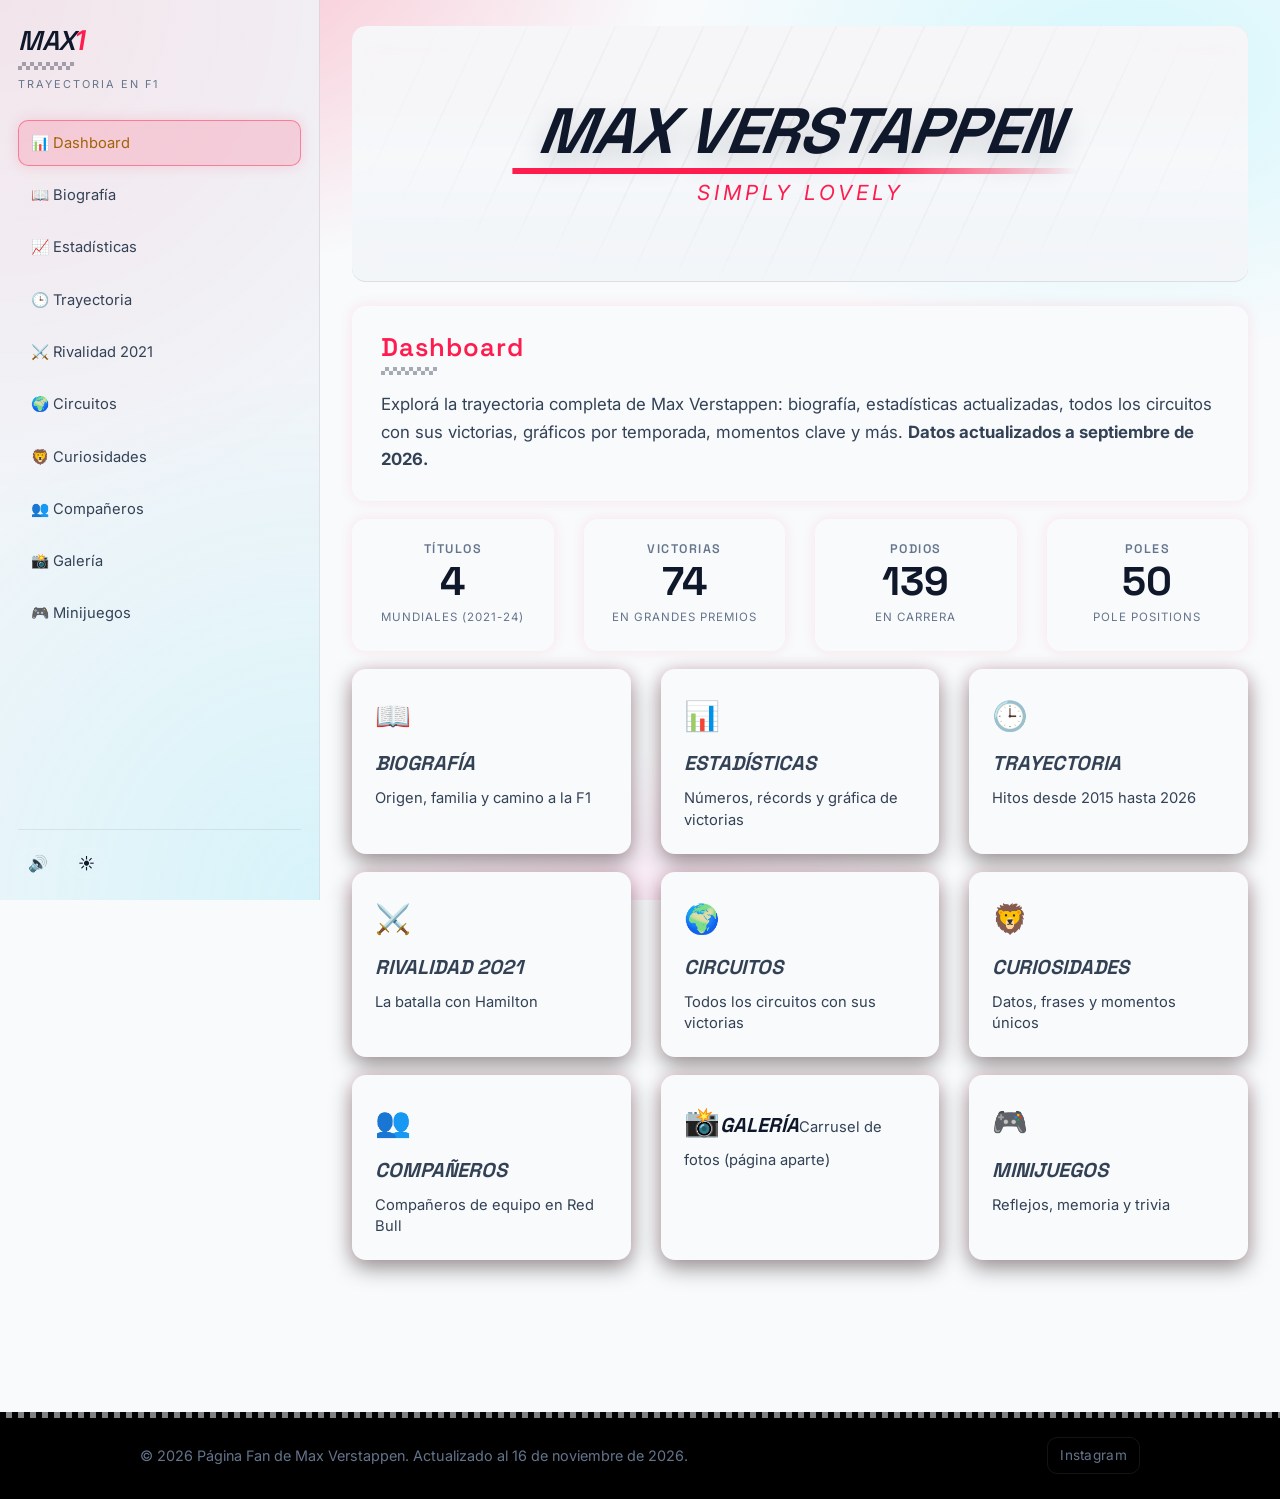
<file: index.html>
﻿<!doctype html>
<html lang="es" data-theme="dark">
  <head>
    <meta charset="UTF-8" />
    <meta name="viewport" content="width=device-width, initial-scale=1.0" />
    <title>Max Verstappen - Trayectoria en F1</title>
    <link rel="icon" href="favicon.ico" sizes="any" />
    <link rel="icon" type="image/png" sizes="32x32" href="favicon-32.png" />
    <link rel="icon" type="image/png" sizes="192x192" href="favicon-192.png" />
    <link rel="apple-touch-icon" sizes="180x180" href="apple-touch-icon.png" />
    <link rel="preconnect" href="https://fonts.googleapis.com" />
    <link rel="preconnect" href="https://fonts.gstatic.com" crossorigin />
    <link href="https://fonts.googleapis.com/css2?family=Space+Grotesk:wght@500;700;800&family=Inter:wght@400;500;600&display=swap" rel="stylesheet" />
    <link rel="stylesheet" href="https://maxcdn.bootstrapcdn.com/bootstrap/3.4.1/css/bootstrap.min.css" />
    <link rel="stylesheet" href="style.css" />
    <script>
      (function () {
        var saved = localStorage.getItem("theme");
        var prefersLight = window.matchMedia("(prefers-color-scheme: light)").matches;
        var theme = saved || (prefersLight ? "light" : "dark");
        document.documentElement.setAttribute("data-theme", theme);
      })();
    </script>
  </head>
  <body>
    <nav class="navbar site-mobile-nav" id="navbar">
      <a href="#inicio" class="navbar-brand">MAX<span>1</span></a>
      <button id="nav-toggle" class="nav-toggle" aria-label="Abrir menú" aria-expanded="false" aria-controls="nav-links">
        <span></span><span></span><span></span>
      </button>
      <ul class="nav-links" id="nav-links">
        <li><a href="#inicio">Dashboard</a></li>
        <li><a href="#biografia">Biografía</a></li>
        <li><a href="#estadisticas">Estadísticas</a></li>
        <li><a href="#trayectoria">Trayectoria</a></li>
        <li><a href="#rivalidad-2021">2021</a></li>
        <li><a href="#circuitos">Circuitos</a></li>
        <li><a href="#curiosidades">Curiosidades</a></li>
        <li><a href="#companeros">Compañeros</a></li>
        <li><a href="galeria.html">Galería</a></li>
        <li><a href="#juegos">🎮 Juegos</a></li>
        <li class="nav-actions">
          <button class="theme-btn sound-btn js-sound-toggle" aria-label="Reproducir sonido" aria-pressed="false">🔊</button>
          <button class="theme-btn js-theme-toggle" aria-label="Cambiar tema">🌙</button>
        </li>
      </ul>
    </nav>

    <audio id="lovely-audio" preload="none">
      <source src="max_imagenesyvideos/sonido_motor.mp3" type="audio/mpeg" />
    </audio>

    <div id="easter-egg-toast" class="easter-egg-toast" aria-live="polite">Simply Lovely 💙</div>

    <div id="image-modal" class="modal" role="dialog" aria-modal="true" aria-label="Imagen ampliada" tabindex="-1">
      <span class="close-modal" onclick="closeModal()">&times;</span>
      <button class="modal-nav prev" id="modal-prev" aria-label="Anterior">&#8249;</button>
      <button class="modal-nav next" id="modal-next" aria-label="Siguiente">&#8250;</button>
      <div class="modal-wrapper">
        <img class="modal-content" id="modal-img" alt="Imagen ampliada" />
        <div id="modal-caption" class="modal-caption"></div>
      </div>
    </div>

    <div id="titles-modal" class="modal" role="dialog" aria-modal="true" aria-label="Títulos Mundiales" tabindex="-1">
      <span class="close-modal" onclick="closeTitlesModal()">&times;</span>
      <div class="modal-wrapper">
        <div class="titles-modal-content">
          <h3>🏆 4 Títulos Mundiales</h3>
          <ul class="titles-list">
            <li><span class="titles-year">2021</span><span class="titles-track">Abu Dabi (Yas Marina)</span></li>
            <li><span class="titles-year">2022</span><span class="titles-track">Japón (Suzuka)</span></li>
            <li><span class="titles-year">2023</span><span class="titles-track">Catar (Lusail Sprint)</span></li>
            <li><span class="titles-year">2024</span><span class="titles-track">Las Vegas</span></li>
          </ul>
        </div>
      </div>
    </div>

    <div id="circuit-map-modal" class="modal" role="dialog" aria-modal="true" aria-label="Mapa del circuito" tabindex="-1">
      <span class="close-modal" onclick="closeCircuitModal()">&times;</span>
      <div class="modal-wrapper">
        <div class="map-caption">
          <h3 id="circuit-map-title"></h3>
          <p id="circuit-map-subtitle"></p>
          <a id="circuit-map-external" href="#" target="_blank" rel="noopener noreferrer" class="map-external-link">Ver en Google Maps ↗</a>
        </div>
        <div class="map-frame-wrapper">
          <iframe id="circuit-map-iframe" title="Mapa del circuito seleccionado" loading="lazy"></iframe>
        </div>
      </div>
    </div>

    <button id="back-to-top" class="back-to-top-btn" aria-label="Volver arriba">↑</button>

    <div class="container-fluid site-shell">
      <div class="row content">
        <aside class="col-sm-3 sidenav hidden-xs">
          <h2 class="sidenav-brand">MAX<span>1</span></h2>
          <p class="sidenav-subtitle">Trayectoria en F1</p>
          <ul class="nav nav-pills nav-stacked sidenav-links">
            <li><a href="#inicio">📊 Dashboard</a></li>
            <li><a href="#biografia">📖 Biografía</a></li>
            <li><a href="#estadisticas">📈 Estadísticas</a></li>
            <li><a href="#trayectoria">🕒 Trayectoria</a></li>
            <li><a href="#rivalidad-2021">⚔️ Rivalidad 2021</a></li>
            <li><a href="#circuitos">🌍 Circuitos</a></li>
            <li><a href="#curiosidades">🦁 Curiosidades</a></li>
            <li><a href="#companeros">👥 Compañeros</a></li>
            <li><a href="galeria.html">📸 Galería</a></li>
            <li><a href="#juegos">🎮 Minijuegos</a></li>
          </ul>
          <div class="sidenav-actions">
            <button class="theme-btn sound-btn js-sound-toggle" aria-label="Reproducir sonido" aria-pressed="false">🔊</button>
            <button class="theme-btn js-theme-toggle" aria-label="Cambiar tema">🌙</button>
          </div>
        </aside>

        <main class="col-sm-9 content-main">
          <div class="page-toolbar" id="page-toolbar" hidden>
            <button type="button" class="back-hub-btn" id="back-hub">← Todas las secciones</button>
            <span class="page-toolbar-title" id="page-toolbar-title"></span>
          </div>

          <header id="inicio">
            <div class="header-flag-bg"></div>
            <div class="header-overlay"></div>
            <div class="header-content">
              <h1>MAX VERSTAPPEN</h1>
              <p class="subtitle">simply lovely</p>
            </div>
          </header>

          <div class="hub" id="hub">
            <div class="row">
              <div class="col-sm-12">
                <div class="well dashboard-welcome">
                  <h2>Dashboard</h2>
                  <p class="hub-intro">Explorá la trayectoria completa de Max Verstappen: biografía, estadísticas actualizadas, todos los circuitos con sus victorias, gráficos por temporada, momentos clave y más. <strong>Datos actualizados a septiembre de 2026.</strong></p>
                </div>
              </div>
            </div>
            <div class="row">
              <div class="col-sm-6 col-md-3 col-xs-6"><div class="well stat-well"><h4>Títulos</h4><span class="stat-number">4</span><span class="stat-well-note">Mundiales (2021-24)</span></div></div>
              <div class="col-sm-6 col-md-3 col-xs-6"><div class="well stat-well"><h4>Victorias</h4><span class="stat-number">74</span><span class="stat-well-note">En Grandes Premios</span></div></div>
              <div class="col-sm-6 col-md-3 col-xs-6"><div class="well stat-well"><h4>Podios</h4><span class="stat-number">139</span><span class="stat-well-note">En carrera</span></div></div>
              <div class="col-sm-6 col-md-3 col-xs-6"><div class="well stat-well"><h4>Poles</h4><span class="stat-number">50</span><span class="stat-well-note">Pole positions</span></div></div>
            </div>
            <div class="row">
              <div class="col-sm-6 col-md-4 col-xs-6"><button type="button" class="well hub-card" data-page="biografia"><span class="hub-icon">📖</span><span class="hub-title">Biografía</span><span class="hub-desc">Origen, familia y camino a la F1</span></button></div>
              <div class="col-sm-6 col-md-4 col-xs-6"><button type="button" class="well hub-card" data-page="estadisticas"><span class="hub-icon">📊</span><span class="hub-title">Estadísticas</span><span class="hub-desc">Números, récords y gráfica de victorias</span></button></div>
              <div class="col-sm-6 col-md-4 col-xs-6"><button type="button" class="well hub-card" data-page="trayectoria"><span class="hub-icon">🕒</span><span class="hub-title">Trayectoria</span><span class="hub-desc">Hitos desde 2015 hasta 2026</span></button></div>
              <div class="col-sm-6 col-md-4 col-xs-6"><button type="button" class="well hub-card" data-page="rivalidad-2021"><span class="hub-icon">⚔️</span><span class="hub-title">Rivalidad 2021</span><span class="hub-desc">La batalla con Hamilton</span></button></div>
              <div class="col-sm-6 col-md-4 col-xs-6"><button type="button" class="well hub-card" data-page="circuitos"><span class="hub-icon">🌍</span><span class="hub-title">Circuitos</span><span class="hub-desc">Todos los circuitos con sus victorias</span></button></div>
              <div class="col-sm-6 col-md-4 col-xs-6"><button type="button" class="well hub-card" data-page="curiosidades"><span class="hub-icon">🦁</span><span class="hub-title">Curiosidades</span><span class="hub-desc">Datos, frases y momentos únicos</span></button></div>
              <div class="col-sm-6 col-md-4 col-xs-6"><button type="button" class="well hub-card" data-page="companeros"><span class="hub-icon">👥</span><span class="hub-title">Compañeros</span><span class="hub-desc">Compañeros de equipo en Red Bull</span></button></div>
              <div class="col-sm-6 col-md-4 col-xs-6"><a href="galeria.html" class="well hub-card" style="display:block;text-decoration:none;color:inherit;"><span class="hub-icon">📸</span><span class="hub-title">Galería</span><span class="hub-desc">Carrusel de fotos (página aparte)</span></a></div>
              <div class="col-sm-6 col-md-4 col-xs-6"><button type="button" class="well hub-card" data-page="juegos"><span class="hub-icon">🎮</span><span class="hub-title">Minijuegos</span><span class="hub-desc">Reflejos, memoria y trivia</span></button></div>
            </div>
          </div>

          <section class="intro-section" data-step="01" id="biografia">
            <h2>Biografía</h2>
            <div class="bio-row">
              <div class="bio-image"><img src="max_imagenesyvideos/maxverstappenenmonoplaza.jpg" alt="Max Verstappen en el monoplaza" /></div>
              <div class="bio-text">
                <p><strong>Max Emilian Verstappen</strong> nació el 30 de septiembre de 1997 en Hasselt, Bélgica, y compite bajo bandera neerlandesa. Es hijo del expiloto de Fórmula 1 <strong>Jos Verstappen</strong> y de la exkartista belga <strong>Sophie Kumpen</strong>, lo que lo vinculó al automovilismo desde muy pequeño.</p>
                <p>Tras una trayectoria brillante en karting (campeonatos europeos y mundiales), dio el salto a monoplazas y rápidamente llamó la atención por su velocidad natural, agresividad controlada y madurez en pista. En 2015 debutó en Fórmula 1 con Toro Rosso con apenas 17 años, convirtiéndose en el piloto más joven en disputar un Gran Premio.</p>
                <p>Su ascenso fue meteórico: en 2016 fue promovido a Red Bull Racing y ganó en su primera carrera con el equipo (España), siendo el ganador más joven de la historia de la F1. Desde entonces se consolidó como una de las grandes figuras de la era moderna, logrando cuatro campeonatos mundiales consecutivos (2021–2024) y batiendo múltiples récords de victorias, podios y dominio en una temporada.</p>
                <p>Conocido por el apodo “Mad Max” en sus inicios y por su estilo de conducción al límite, Verstappen combina talento puro, lectura estratégica de carrera y una capacidad excepcional para rendir bajo presión. En 2026 continúa compitiendo con Red Bull Racing (n.º 3), manteniéndose como protagonista en la lucha por las victorias.</p>
              </div>
            </div>
          </section>
          <section class="stats-section" id="estadisticas">
            <h2>Estadísticas</h2>
            <p class="section-desc" style="margin-bottom:18px;">Datos actualizados a septiembre de 2026</p>
            <div class="stats-grid">
              <div class="stat-card"><span class="stat-number">4</span><span class="stat-label">Campeonatos</span></div>
              <div class="stat-card"><span class="stat-number">74</span><span class="stat-label">Victorias</span></div>
              <div class="stat-card"><span class="stat-number">139</span><span class="stat-label">Podios</span></div>
              <div class="stat-card"><span class="stat-number">50</span><span class="stat-label">Poles</span></div>
              <div class="stat-card"><span class="stat-number">251</span><span class="stat-label">Grandes Premios</span></div>
              <div class="stat-card"><span class="stat-number">27</span><span class="stat-label">Circuitos con victoria</span></div>
            </div>

            <h3 style="color:var(--accent-yellow); margin-top:28px; margin-bottom:14px;">Max en Números</h3>
            <div class="wins-highlights">
              <div class="wins-highlight-card">
                <span class="wins-highlight-year">2021</span>
                <span class="wins-highlight-label">Primer campeonato mundial</span>
              </div>
              <div class="wins-highlight-card">
                <span class="wins-highlight-year">2023</span>
                <span class="wins-highlight-label">19 victorias en una temporada</span>
              </div>
              <div class="wins-highlight-card">
                <span class="wins-highlight-year">2023</span>
                <span class="wins-highlight-label">Récord de 10 victorias consecutivas</span>
              </div>
            </div>

            <div class="wins-chart" aria-label="Victorias por temporada 2015-2026">
              <div class="wins-bar"><span class="wins-bar-value">0</span><div class="wins-bar-fill" style="--wins:0"></div><span class="wins-bar-year">2015</span></div>
              <div class="wins-bar"><span class="wins-bar-value">1</span><div class="wins-bar-fill" style="--wins:1"></div><span class="wins-bar-year">2016</span></div>
              <div class="wins-bar"><span class="wins-bar-value">2</span><div class="wins-bar-fill" style="--wins:2"></div><span class="wins-bar-year">2017</span></div>
              <div class="wins-bar"><span class="wins-bar-value">2</span><div class="wins-bar-fill" style="--wins:2"></div><span class="wins-bar-year">2018</span></div>
              <div class="wins-bar"><span class="wins-bar-value">3</span><div class="wins-bar-fill" style="--wins:3"></div><span class="wins-bar-year">2019</span></div>
              <div class="wins-bar"><span class="wins-bar-value">2</span><div class="wins-bar-fill" style="--wins:2"></div><span class="wins-bar-year">2020</span></div>
              <div class="wins-bar champion-year"><span class="wins-bar-value">10</span><div class="wins-bar-fill" style="--wins:10"></div><span class="wins-bar-year">2021</span></div>
              <div class="wins-bar champion-year"><span class="wins-bar-value">15</span><div class="wins-bar-fill" style="--wins:15"></div><span class="wins-bar-year">2022</span></div>
              <div class="wins-bar champion-year"><span class="wins-bar-value">19</span><div class="wins-bar-fill" style="--wins:19"></div><span class="wins-bar-year">2023</span></div>
              <div class="wins-bar champion-year"><span class="wins-bar-value">9</span><div class="wins-bar-fill" style="--wins:9"></div><span class="wins-bar-year">2024</span></div>
              <div class="wins-bar"><span class="wins-bar-value">8</span><div class="wins-bar-fill" style="--wins:8"></div><span class="wins-bar-year">2025</span></div>
              <div class="wins-bar in-progress"><span class="wins-bar-value">3</span><div class="wins-bar-fill" style="--wins:3"></div><span class="wins-bar-year">2026*</span></div>
            </div>
            <p class="section-desc" style="margin-top:10px;">* Temporada 2026 en curso. Las barras doradas corresponden a los años de campeonato (2021, 2022, 2023, 2024).</p>
          </section>
          <section class="timeline-section" data-step="02" id="trayectoria">
            <h2>Trayectoria</h2>
            <div class="trayectoria-grid" style="display:grid;grid-template-columns:repeat(auto-fit,minmax(260px,1fr));gap:18px;">
              <article class="well" style="margin:0;">
                <img src="max_imagenesyvideos/max_debut.jpg" alt="Max Verstappen debut 2015" style="width:100%;height:180px;object-fit:cover;border-radius:8px;margin-bottom:10px;" />
                <h3 style="margin-top:0;color:var(--accent-yellow);">2015 — Debut</h3>
                <p>Debut en Fórmula 1 con Toro Rosso en Melbourne con solo 17 años, convirtiéndose en el piloto más joven en disputar un Gran Premio.</p>
              </article>
              <article class="well" style="margin:0;">
                <img src="max_imagenesyvideos/max_2016-2020.jpg" alt="Max Verstappen 2016-2020" style="width:100%;height:180px;object-fit:cover;border-radius:8px;margin-bottom:10px;" />
                <h3 style="margin-top:0;color:var(--accent-yellow);">2016–2020 — Sobrevivir</h3>
                <p>Ascenso a Red Bull, primera victoria en España 2016 y años de crecimiento, aprendizaje y lucha constante para consolidarse entre los mejores.</p>
              </article>
              <article class="well" style="margin:0;">
                <img src="max_imagenesyvideos/max_2021.jpg" alt="Max Verstappen primer campeonato 2021" style="width:100%;height:180px;object-fit:cover;border-radius:8px;margin-bottom:10px;" />
                <h3 style="margin-top:0;color:var(--accent-yellow);">2021 — Primer campeonato</h3>
                <p>Temporada histórica frente a Lewis Hamilton. Tras una batalla intensa hasta la última vuelta en Abu Dabi, logra su primer título mundial.</p>
              </article>
              <article class="well" style="margin:0;">
                <img src="max_imagenesyvideos/max_2022-2024.jpg" alt="Max Verstappen dominación 2022-2024" style="width:100%;height:180px;object-fit:cover;border-radius:8px;margin-bottom:10px;" />
                <h3 style="margin-top:0;color:var(--accent-yellow);">2022–2024 — Dominación absoluta</h3>
                <p>Cuatro títulos consecutivos (2021-2024) con años de dominio récord, victorias aplastantes y una de las etapas más exitosas de la F1 moderna.</p>
              </article>
              <article class="well" style="margin:0;">
                <img src="max_imagenesyvideos/max_2025.jpg" alt="Max Verstappen remontada 2025" style="width:100%;height:180px;object-fit:cover;border-radius:8px;margin-bottom:10px;" />
                <h3 style="margin-top:0;color:var(--accent-yellow);">2025 — Remontada</h3>
                <p>Temporada de gran remontada y pelea hasta el final, mostrando competitividad y carácter en una campaña muy disputada.</p>
              </article>
              <article class="well" style="margin:0;">
                <img src="max_imagenesyvideos/max_2026.jpg" alt="Max Verstappen 2026" style="width:100%;height:180px;object-fit:cover;border-radius:8px;margin-bottom:10px;" />
                <h3 style="margin-top:0;color:var(--accent-yellow);">2026 — Pelea el subcampeonato</h3>
                <p>Por ahora se mantiene en la lucha y pelea el subcampeonato, con actuaciones destacadas en el inicio de la nueva era reglamentaria.</p>
              </article>
            </div>
          </section>
          <section class="timeline-section rivalry-section" id="rivalidad-2021">
            <h2>Rivalidad 2021: Verstappen vs Hamilton</h2>
            <p class="section-desc">La temporada 2021 fue una de las más intensas de la historia de la Fórmula 1. Max Verstappen y Lewis Hamilton protagonizaron un duelo rueda a rueda durante 22 Grandes Premios, con constantes cambios en el liderato y momentos que marcaron el campeonato.</p>
            <div class="bio-row" style="margin-top:16px; align-items:flex-start;">
              <div class="bio-image"><img src="max_imagenesyvideos/max_2021.jpg" alt="Max Verstappen en 2021" /></div>
              <div class="bio-text">
                <p>Desde el inicio de la temporada, Red Bull y Mercedes llevaron la batalla al límite en pista y en estrategia. Los roces, incidentes y definiciones polémicas alimentaron una rivalidad que se resolvió recién en la última vuelta del último Gran Premio.</p>
                <p>Verstappen llegó a Abu Dabi empatado en puntos con Hamilton y, tras un final controvertido, logró su <strong>primer campeonato mundial</strong>, iniciando una nueva era en la Fórmula 1.</p>
              </div>
            </div>

            <div class="row" style="margin-top:20px;">
              <div class="col-sm-12" style="margin-bottom:18px;"><div class="well"><h3 style="margin-top:0;color:var(--accent-yellow);">Gran Premio de Gran Bretaña (video)</h3>
                  <p>La colisión en la curva Copse durante la primera vuelta, donde el coche de Hamilton impactó a Verstappen a más de 300 km/h, enviándolo contra los muros y marcando el inicio de una rivalidad agresiva.</p>
                  <video controls preload="metadata" style="width:100%;border-radius:8px;background:#000;">
                    <source src="max_imagenesyvideos/silverstone.mp4" type="video/mp4" />
                    Tu navegador no soporta el video.
                  </video>
                </div>
              </div>
              <div class="col-sm-12" style="margin-bottom:18px;"><div class="well"><h3 style="margin-top:0;color:var(--accent-yellow);">Gran Premio de Monza (video)</h3>
                  <p>Otro accidente entre ambos pilotos en la primera chicana tras las paradas en boxes, donde Verstappen saltó por encima del monoplaza de Hamilton, dejando a ambos fuera de carrera y aumentando la tensión.</p>
                  <video controls preload="metadata" style="width:100%;border-radius:8px;background:#000;">
                    <source src="max_imagenesyvideos/monza.mp4" type="video/mp4" />
                    Tu navegador no soporta el video.
                  </video>
                </div>
              </div>
              <div class="col-sm-12" style="margin-bottom:18px;"><div class="well"><h3 style="margin-top:0;color:var(--accent-yellow);">Gran Premio de Arabia Saudí (video)</h3>
                  <p>Una carrera caótica con múltiples banderas rojas donde Hamilton ganó para empatar el campeonato a 369.5 puntos, tras un incidente en la segunda salida donde Verstappen forzó a Hamilton fuera de la pista.</p>
                  <video controls preload="metadata" style="width:100%;border-radius:8px;background:#000;">
                    <source src="max_imagenesyvideos/arabia_saudi.mp4" type="video/mp4" />
                    Tu navegador no soporta el video.
                  </video>
                </div>
              </div>
              <div class="col-sm-12" style="margin-bottom:18px;"><div class="well"><h3 style="margin-top:0;color:var(--accent-yellow);">Gran Premio de Abu Dabi (video)</h3>
                  <p>La decisión controversial de la FIA de permitir que solo los coches retrasados adelantaran a los líderes durante el coche de seguridad final, lo que permitió a Verstappen (con neumáticos nuevos) adelantar a Hamilton en la última vuelta para ganar su primer título mundial.</p>
                  <video controls preload="metadata" style="width:100%;border-radius:8px;background:#000;">
                    <source src="max_imagenesyvideos/abu dabi.mp4" type="video/mp4" />
                    Tu navegador no soporta el video.
                  </video>
                </div>
              </div>
            </div>

            <div class="bio-row" style="margin-top:8px;">
              <div class="bio-image"><img src="max_imagenesyvideos/max_campeon_2021.jpg" alt="Max Verstappen campeón 2021" /></div>
              <div class="bio-text">
                <p><strong>El desenlace:</strong> en Yas Marina, el título se definió en la última vuelta. Verstappen aprovechó el reinicio, adelantó a Hamilton y cruzó la meta como campeón del mundo por primera vez, cerrando una de las rivalidades más recordadas de la Fórmula 1.</p>
              </div>
            </div>
          </section>
          <section class="map-section" id="circuitos">
            <h2>Circuitos y victorias</h2>
            <p class="section-desc">Todos los circuitos donde Max Verstappen ha ganado en Fórmula 1, con su número de victorias. Hacé clic en cada circuito para ver un mapa con la ubicación de la pista. (Total: 74 victorias en 27 circuitos)</p>
            <div class="circuit-cards" style="display:grid;grid-template-columns:repeat(auto-fill,minmax(240px,1fr));gap:12px;">
              <button type="button" class="circuit-card circuit-map-btn" data-name="Autódromo Hermanos Rodríguez, Mexico City" data-query="Autodromo Hermanos Rodriguez Formula 1 track"><strong>Mexico City (Autódromo H. Rodríguez)</strong><span>6 victorias</span></button>
              <button type="button" class="circuit-card circuit-map-btn" data-name="Red Bull Ring, Spielberg" data-query="Red Bull Ring Spielberg Formula 1 track"><strong>Spielberg (Red Bull Ring)</strong><span>5 victorias</span></button>
              <button type="button" class="circuit-card circuit-map-btn" data-name="Yas Marina Circuit, Abu Dhabi" data-query="Yas Marina Circuit Abu Dhabi Formula 1 track"><strong>Yas Marina (Abu Dabi)</strong><span>5 victorias</span></button>
              <button type="button" class="circuit-card circuit-map-btn" data-name="Autodromo Enzo e Dino Ferrari, Imola" data-query="Autodromo Enzo e Dino Ferrari Imola Formula 1 track"><strong>Imola (Emilia-Romaña)</strong><span>4 victorias</span></button>
              <button type="button" class="circuit-card circuit-map-btn" data-name="Suzuka International Racing Course" data-query="Suzuka Circuit Formula 1 track"><strong>Suzuka (Japón)</strong><span>4 victorias</span></button>
              <button type="button" class="circuit-card circuit-map-btn" data-name="Circuit de Barcelona-Catalunya" data-query="Circuit de Barcelona-Catalunya Formula 1 track"><strong>Barcelona-Catalunya (España)</strong><span>4 victorias</span></button>
              <button type="button" class="circuit-card circuit-map-btn" data-name="Circuit of the Americas, Austin" data-query="Circuit of the Americas Austin Formula 1 track"><strong>Austin (COTA, EE.UU.)</strong><span>4 victorias</span></button>
              <button type="button" class="circuit-card circuit-map-btn" data-name="Lusail International Circuit, Qatar" data-query="Lusail International Circuit Qatar Formula 1 track"><strong>Lusail (Catar)</strong><span>3 victorias</span></button>
              <button type="button" class="circuit-card circuit-map-btn" data-name="Autódromo José Carlos Pace, Interlagos" data-query="Interlagos Circuit Sao Paulo Formula 1 track"><strong>Interlagos (São Paulo)</strong><span>3 victorias</span></button>
              <button type="button" class="circuit-card circuit-map-btn" data-name="Autodromo Nazionale Monza" data-query="Autodromo Nazionale Monza Formula 1 track"><strong>Monza (Italia)</strong><span>3 victorias</span></button>
              <button type="button" class="circuit-card circuit-map-btn" data-name="Circuit Gilles Villeneuve, Montreal" data-query="Circuit Gilles Villeneuve Montreal Formula 1 track"><strong>Montreal (Canadá)</strong><span>3 victorias</span></button>
              <button type="button" class="circuit-card circuit-map-btn" data-name="Circuit Zandvoort" data-query="Circuit Zandvoort Formula 1 track"><strong>Zandvoort (Países Bajos)</strong><span>3 victorias</span></button>
              <button type="button" class="circuit-card circuit-map-btn" data-name="Circuit de Spa-Francorchamps" data-query="Circuit de Spa-Francorchamps Formula 1 track"><strong>Spa-Francorchamps (Bélgica)</strong><span>3 victorias</span></button>
              <button type="button" class="circuit-card circuit-map-btn" data-name="Las Vegas Strip Circuit" data-query="Las Vegas Strip Circuit Formula 1 track"><strong>Las Vegas</strong><span>2 victorias</span></button>
              <button type="button" class="circuit-card circuit-map-btn" data-name="Baku City Circuit" data-query="Baku City Circuit Formula 1 track"><strong>Baku (Azerbaiyán)</strong><span>2 victorias</span></button>
              <button type="button" class="circuit-card circuit-map-btn" data-name="Jeddah Corniche Circuit" data-query="Jeddah Corniche Circuit Formula 1 track"><strong>Jeddah (Arabia Saudita)</strong><span>2 victorias</span></button>
              <button type="button" class="circuit-card circuit-map-btn" data-name="Bahrain International Circuit, Sakhir" data-query="Bahrain International Circuit Sakhir Formula 1 track"><strong>Sakhir (Bahréin)</strong><span>2 victorias</span></button>
              <button type="button" class="circuit-card circuit-map-btn" data-name="Hungaroring" data-query="Hungaroring Formula 1 track"><strong>Hungaroring (Hungría)</strong><span>2 victorias</span></button>
              <button type="button" class="circuit-card circuit-map-btn" data-name="Silverstone Circuit" data-query="Silverstone Circuit Formula 1 track"><strong>Silverstone (Gran Bretaña)</strong><span>2 victorias</span></button>
              <button type="button" class="circuit-card circuit-map-btn" data-name="Circuit de Monaco" data-query="Circuit de Monaco Formula 1 track"><strong>Mónaco</strong><span>2 victorias</span></button>
              <button type="button" class="circuit-card circuit-map-btn" data-name="Miami International Autodrome" data-query="Miami International Autodrome Formula 1 track"><strong>Miami</strong><span>2 victorias</span></button>
              <button type="button" class="circuit-card circuit-map-btn" data-name="Circuit Paul Ricard, Le Castellet" data-query="Circuit Paul Ricard Formula 1 track"><strong>Le Castellet (Francia)</strong><span>2 victorias</span></button>
              <button type="button" class="circuit-card circuit-map-btn" data-name="Sepang International Circuit, Malaysia" data-query="Sepang International Circuit Formula 1 track"><strong>Sepang/Kuala Lumpur (Malasia)</strong><span>2 victorias</span></button>
              <button type="button" class="circuit-card circuit-map-btn" data-name="Marina Bay Street Circuit, Singapore" data-query="Marina Bay Street Circuit Singapore Formula 1 track"><strong>Singapore (Marina Bay)</strong><span>1 victoria</span></button>
              <button type="button" class="circuit-card circuit-map-btn" data-name="Shanghai International Circuit" data-query="Shanghai International Circuit Formula 1 track"><strong>Shanghai (China)</strong><span>1 victoria</span></button>
              <button type="button" class="circuit-card circuit-map-btn" data-name="Albert Park Circuit, Melbourne" data-query="Albert Park Circuit Melbourne Formula 1 track"><strong>Melbourne (Australia)</strong><span>1 victoria</span></button>
              <button type="button" class="circuit-card circuit-map-btn" data-name="Hockenheimring" data-query="Hockenheimring Formula 1 track"><strong>Hockenheim (Alemania)</strong><span>1 victoria</span></button>
            </div>
          </section>

          <section class="trivia-section" data-step="03" id="curiosidades">
            <h2>Curiosidades</h2>
            <div class="trivia-content">
              <div class="trivia-image"><img src="max_imagenesyvideos/casco_simply_lovely.jpg" alt="Casco de Max Verstappen" /></div>
              <ul class="trivia-list">
                <li>Debutó en F1 con 17 años, 5 meses y 15 días, siendo el piloto más joven en la historia de la categoría.</li>
                <li>Es el ganador más joven de un Gran Premio (España 2016, con Red Bull).</li>
                <li>Su radio “<strong>Simply lovely</strong>” tras victorias y poles se convirtió en una marca personal.</li>
                <li>Usa el dorsal <strong>3</strong> desde 2026 (antes fue 33 y luego el 1 como campeón).</li>
                <li>Es un apasionado del simracing y compite a alto nivel en carreras virtuales de resistencia.</li>
                <li>En 2023 logró una de las temporadas más dominantes de la historia con 19 victorias y 10 consecutivas.</li>
                <li>Nació en Bélgica pero eligió competir con nacionalidad deportiva neerlandesa.</li>
                <li>La afición neerlandesa, conocida como la “Orange Army”, lo acompaña masivamente en circuitos como Zandvoort y Spa.</li>
              </ul>
            </div>
            <div class="bio-row" style="margin-top:18px;">
              <div class="bio-image"><img src="max_imagenesyvideos/redbull-team.jpg" alt="Equipo Red Bull Racing" /></div>
              <div class="bio-text">
                <p>Más allá de los números, Verstappen destaca por su capacidad para gestionar neumáticos, adaptarse a condiciones cambiantes y ejecutar adelantamientos decisivos. Su relación con los ingenieros y su enfoque metódico en cada fin de semana han sido claves en la era exitosa de Red Bull.</p>
              </div>
            </div>
          </section>

          <section class="teammates-section" id="companeros">
            <h2>Compañeros de equipo</h2>
            <p class="section-desc">Compañeros con los que compartió equipo en Red Bull Racing en Fórmula 1.</p>
            <div class="teammates-grid" id="teammates-grid">
              <button type="button" class="teammate-card" data-mate="checo"><strong>Sergio Pérez</strong><span>2021–2024</span></button>
              <button type="button" class="teammate-card" data-mate="ricciardo"><strong>Daniel Ricciardo</strong><span>2016–2018</span></button>
              <button type="button" class="teammate-card" data-mate="albon"><strong>Alex Albon</strong><span>2019–2020</span></button>
              <button type="button" class="teammate-card" data-mate="gasly"><strong>Pierre Gasly</strong><span>2019</span></button>
            </div>
            <div id="teammate-pages" class="teammate-pages" hidden>
              <button type="button" class="back-mates-btn" id="back-mates">← Volver a compañeros</button>
              <article class="teammate-page" data-mate-page="checo" hidden>
                <h3>Sergio “Checo” Pérez</h3>
                <p>Compañero de Max entre 2021 y 2024. Fue una pieza importante en los campeonatos de constructores de Red Bull, sumando victorias, podios y desempeños estratégicos clave, especialmente en defensas y gestión de carrera que apoyaron las luchas por el título.</p>
              </article>
              <article class="teammate-page" data-mate-page="ricciardo" hidden>
                <h3>Daniel Ricciardo</h3>
                <p>Compartió garaje con Verstappen desde 2016 hasta 2018. Fue una etapa de alta competitividad interna y grandes batallas en pista, mientras Red Bull se consolidaba como aspirante constante a victorias.</p>
              </article>
              <article class="teammate-page" data-mate-page="albon" hidden>
                <h3>Alex Albon</h3>
                <p>Compañero durante parte de 2019 y toda la temporada 2020. Aportó puntos importantes para el equipo en un período de transición y desarrollo del monoplaza.</p>
              </article>
              <article class="teammate-page" data-mate-page="gasly" hidden>
                <h3>Pierre Gasly</h3>
                <p>Fue compañero de Max en la primera mitad de 2019. Tras ese período, Red Bull realizó cambios en su alineación durante la temporada.</p>
              </article>
            </div>
          </section>

          <section id="juegos">
            <div class="games-hero">
              <img src="max_imagenesyvideos/carpixel.jpg" alt="Max Verstappen en estilo pixel art" />
              <div class="games-hero-overlay">
                <span class="games-hero-tag">Minijuegos</span>
                <h2>Zona de minijuegos</h2>
                <p class="game-intro">Cinco juegos para probar reflejos, memoria, conocimiento, lógica y puntería. Tus mejores marcas quedan guardadas en tu navegador.</p>
              </div>
            </div>
            <div class="games-grid">
              <article class="game-box" id="reflejos">
                <h3>🚦 Reflejos de largada</h3>
                <p class="game-desc">Se encienden 5 luces rojas. Cuando se apaguen todas, tocá el botón lo más rápido que puedas. Si lo tocás antes, es salida en falso.</p>
                <div class="lights" id="lights" aria-hidden="true"><span class="light"></span><span class="light"></span><span class="light"></span><span class="light"></span><span class="light"></span></div>
                <button class="game-btn" id="reaction-btn" type="button">Empezar</button>
                <p class="game-msg" id="reaction-msg" aria-live="polite"></p>
                <p class="game-stats">Mejor tiempo: <span id="reaction-best">--</span></p>
              </article>

              <article class="game-box" id="memoria">
                <h3>🧠 Memoria de boxes</h3>
                <p class="game-desc">Encontrá las 8 parejas en la menor cantidad de movimientos y tiempo. Tocá las cartas para darlas vuelta.</p>
                <div class="mem-grid" id="mem-grid"></div>
                <p class="game-msg" id="memory-msg" aria-live="polite"></p>
                <p class="game-stats">Movimientos: <span id="memory-moves">0</span> · Tiempo: <span id="memory-time">0s</span></p>
                <p class="game-stats">Mejor: <span id="memory-best">--</span></p>
                <button class="game-btn" id="memory-reset" type="button">Reiniciar</button>
              </article>

              <article class="game-box" id="trivia-juego">
                <h3>❓ Trivia: ¿cuánto sabés de Max?</h3>
                <p class="game-desc">Respondé las preguntas y sumá puntos. Las opciones se mezclan en cada partida.</p>
                <div id="quiz-box" aria-live="polite"></div>
              </article>

              <article class="game-box" id="mayor-menor">
                <h3>📊 Mayor o menor</h3>
                <p class="game-desc">Compará dos temporadas de Max y elegí cuál tuvo <strong>más victorias</strong>. Sumá la mayor racha de aciertos posible.</p>
                <div id="higher-box" aria-live="polite"></div>
              </article>

              <article class="game-box" id="atrapa-trofeo">
                <h3>🏆 Atrapa el trofeo</h3>
                <p class="game-desc">Hacé clic o tocá el trofeo antes de que se mueva. Tenés 20 segundos para conseguir la mayor cantidad de puntos.</p>
                <div id="catch-arena" class="catch-arena" aria-label="Área de juego">
                  <button type="button" id="catch-target" class="catch-target" aria-label="Trofeo">🏆</button>
                </div>
                <p class="game-msg" id="catch-msg" aria-live="polite"></p>
                <p class="game-stats">Tiempo: <span id="catch-time">20</span>s · Puntos: <span id="catch-score">0</span> · Mejor: <span id="catch-best">--</span></p>
                <button class="game-btn" id="catch-btn" type="button">Empezar</button>
              </article>
            </div>
          </section>
        </main>
      </div>
    </div>

    <footer>
      <div class="footer-container">
        <p>&copy; 2026 Página Fan de Max Verstappen. Actualizado al 16 de noviembre de 2026.</p>
        <div class="footer-links">
          <a href="https://www.instagram.com/mirco_martinezz/" target="_blank" rel="noopener noreferrer" class="footer-social-link">Instagram</a>
        </div>
      </div>
    </footer>

    <script src="https://ajax.googleapis.com/ajax/libs/jquery/3.7.1/jquery.min.js"></script>
    <script src="https://maxcdn.bootstrapcdn.com/bootstrap/3.4.1/js/bootstrap.min.js"></script>
    <script>
      function closeModal() { const m = document.getElementById("image-modal"); if (m) m.classList.remove("show"); }
      function closeTitlesModal() { const m = document.getElementById("titles-modal"); if (m) m.classList.remove("show"); }
      function openTitlesModal() { const m = document.getElementById("titles-modal"); if (m) { m.classList.add("show"); m.focus(); } }
      function closeCircuitModal() { const m = document.getElementById("circuit-map-modal"); const f = document.getElementById("circuit-map-iframe"); if (f) f.src = ""; if (m) m.classList.remove("show"); }
      function openCircuitMap(name, query) {
        const m = document.getElementById("circuit-map-modal");
        const f = document.getElementById("circuit-map-iframe");
        const t = document.getElementById("circuit-map-title");
        const s = document.getElementById("circuit-map-subtitle");
        const ext = document.getElementById("circuit-map-external");
        if (!m || !f) return;
        const q = query || name;
        const embed = "https://www.google.com/maps?q=" + encodeURIComponent(q) + "&output=embed";
        const link = "https://www.google.com/maps/search/?api=1&query=" + encodeURIComponent(q);
        if (t) t.textContent = name || "Circuito";
        if (s) s.textContent = "Mapa de la pista y ubicación del circuito.";
        if (ext) ext.href = link;
        f.src = embed;
        m.classList.add("show");
        m.focus();
      }

      function initThemeToggles() {
        const toggles = document.querySelectorAll(".js-theme-toggle");
        function applyTheme(theme) {
          document.documentElement.setAttribute("data-theme", theme);
          localStorage.setItem("theme", theme);
          toggles.forEach((btn) => (btn.textContent = theme === "dark" ? "🌙" : "☀️"));
        }
        applyTheme(document.documentElement.getAttribute("data-theme") || "dark");
        toggles.forEach((btn) => btn.addEventListener("click", () => {
          applyTheme(document.documentElement.getAttribute("data-theme") === "dark" ? "light" : "dark");
        }));
      }

      function initSoundToggles() {
        const audio = document.getElementById("lovely-audio");
        document.querySelectorAll(".js-sound-toggle").forEach((btn) => {
          btn.addEventListener("click", async () => {
            if (!audio) return;
            if (audio.paused) {
              try { audio.currentTime = 0; await audio.play(); btn.textContent = "🔈"; btn.setAttribute("aria-pressed","true"); } catch(e){}
            } else { audio.pause(); btn.textContent = "🔊"; btn.setAttribute("aria-pressed","false"); }
          });
        });
      }

      function initNavToggle() {
        const toggle = document.getElementById("nav-toggle");
        const links = document.getElementById("nav-links");
        if (!toggle || !links) return;
        toggle.addEventListener("click", () => {
          const open = links.classList.toggle("open");
          toggle.setAttribute("aria-expanded", open ? "true" : "false");
        });
        links.querySelectorAll("a").forEach((a) => a.addEventListener("click", () => {
          links.classList.remove("open");
          toggle.setAttribute("aria-expanded", "false");
        }));
      }

      function initHubNavigation() {
        const pageNames = {
          biografia: "Biografía", estadisticas: "Estadísticas", trayectoria: "Trayectoria",
          "rivalidad-2021": "Rivalidad 2021", circuitos: "Circuitos", curiosidades: "Curiosidades",
          companeros: "Compañeros", juegos: "Minijuegos"
        };
        const toolbar = document.getElementById("page-toolbar");
        const titleEl = document.getElementById("page-toolbar-title");
        const backHub = document.getElementById("back-hub");
        const sections = Array.from(document.querySelectorAll("main > section[id]"));

        function setActiveLinks(id) {
          document.querySelectorAll(".nav-links a, .sidenav-links a").forEach((a) => {
            const href = a.getAttribute("href") || "";
            a.classList.toggle("active", href === "#" + id);
          });
        }
        function openPage(id) {
          if (!id || id === "inicio") {
            document.body.classList.remove("page-open");
            sections.forEach((s) => s.classList.remove("is-active"));
            if (toolbar) toolbar.hidden = true;
            setActiveLinks("inicio");
            window.scrollTo({ top: 0, behavior: "smooth" });
            return;
          }
          if (id === "galeria") { window.location.href = "galeria.html"; return; }
          const target = document.getElementById(id);
          if (!target || !target.matches("main > section")) return;
          document.body.classList.add("page-open");
          sections.forEach((s) => s.classList.toggle("is-active", s === target));
          if (toolbar) toolbar.hidden = false;
          if (titleEl) titleEl.textContent = pageNames[id] || id;
          setActiveLinks(id);
          window.scrollTo({ top: 0, behavior: "smooth" });
        }

        document.querySelectorAll(".hub-card[data-page]").forEach((btn) => btn.addEventListener("click", () => openPage(btn.dataset.page)));
        if (backHub) backHub.addEventListener("click", () => { location.hash = "inicio"; });
        window.addEventListener("hashchange", () => openPage((location.hash || "#inicio").replace("#", "")));
        openPage((location.hash || "#inicio").replace("#", ""));
      }

      function initModals() {
        document.querySelectorAll(".modal").forEach((m) => {
          m.addEventListener("click", (e) => {
            if (e.target === m || e.target.classList.contains("modal-wrapper")) {
              m.classList.remove("show");
              const f = m.querySelector("iframe"); if (f) f.src = "";
            }
          });
        });
        document.addEventListener("keydown", (e) => {
          if (e.key === "Escape") document.querySelectorAll(".modal.show").forEach((m) => m.classList.remove("show"));
        });
      }

      function initTeammates() {
        const grid = document.getElementById("teammates-grid");
        const wrap = document.getElementById("teammate-pages");
        const back = document.getElementById("back-mates");
        if (!grid || !wrap) return;
        function showMate(id) { grid.hidden = true; wrap.hidden = false; wrap.querySelectorAll(".teammate-page").forEach((p) => p.hidden = p.dataset.matePage !== id); }
        function closeMates() { grid.hidden = false; wrap.hidden = true; wrap.querySelectorAll(".teammate-page").forEach((p) => p.hidden = true); }
        grid.querySelectorAll(".teammate-card").forEach((b) => b.addEventListener("click", () => showMate(b.dataset.mate)));
        if (back) back.addEventListener("click", closeMates);
      }

      function initBackToTop() {
        const btn = document.getElementById("back-to-top");
        if (!btn) return;
        window.addEventListener("scroll", () => btn.classList.toggle("show", window.scrollY > 400));
        btn.addEventListener("click", () => window.scrollTo({ top: 0, behavior: "smooth" }));
      }

      function initImageModal() {
        const modal = document.getElementById("image-modal");
        const modalImg = document.getElementById("modal-img");
        if (!modal || !modalImg) return;
        document.querySelectorAll("main img, .bio-image img, .trivia-image img").forEach((img) => {
          img.style.cursor = "pointer";
          img.addEventListener("click", () => {
            modal.classList.add("show");
            modalImg.src = img.src;
            modal.focus();
          });
        });
      }

      document.querySelectorAll("img").forEach((img) => {
        img.addEventListener("error", function handleImgError() {
          this.removeEventListener("error", handleImgError);
          this.classList.add("img-fallback");
          const texto = (this.alt || "Imagen no disponible").replace(/</g, "");
          this.src = "data:image/svg+xml;charset=UTF-8," + encodeURIComponent('<svg xmlns="http://www.w3.org/2000/svg" width="400" height="260"><rect width="100%" height="100%" fill="#0b1329"/><text x="50%" y="50%" dominant-baseline="middle" text-anchor="middle" fill="#94a3b8" font-family="Arial" font-size="16">' + texto + '</text></svg>');
        }, { once: true });
      });

      function initCircuitMaps() {
        document.querySelectorAll(".circuit-map-btn").forEach((btn) => {
          btn.addEventListener("click", () => openCircuitMap(btn.dataset.name, btn.dataset.query));
        });
      }

      document.addEventListener("DOMContentLoaded", () => {
        initThemeToggles();
        initSoundToggles();
        initNavToggle();
        initHubNavigation();
        initModals();
        initTeammates();
        initBackToTop();
        initImageModal();
        initCircuitMaps();
      });

      document.addEventListener("keydown", (e) => {
        if (e.key !== "Escape") return;
        if (document.querySelector(".modal.show")) return;
        if (!document.body.classList.contains("page-open")) return;
        const grid = document.getElementById("teammates-grid");
        if (grid && grid.hidden) { document.getElementById("back-mates")?.click(); return; }
        location.hash = "inicio";
      });
    </script>
    <script src="juegos.js"></script>
  </body>
</html>
</file>
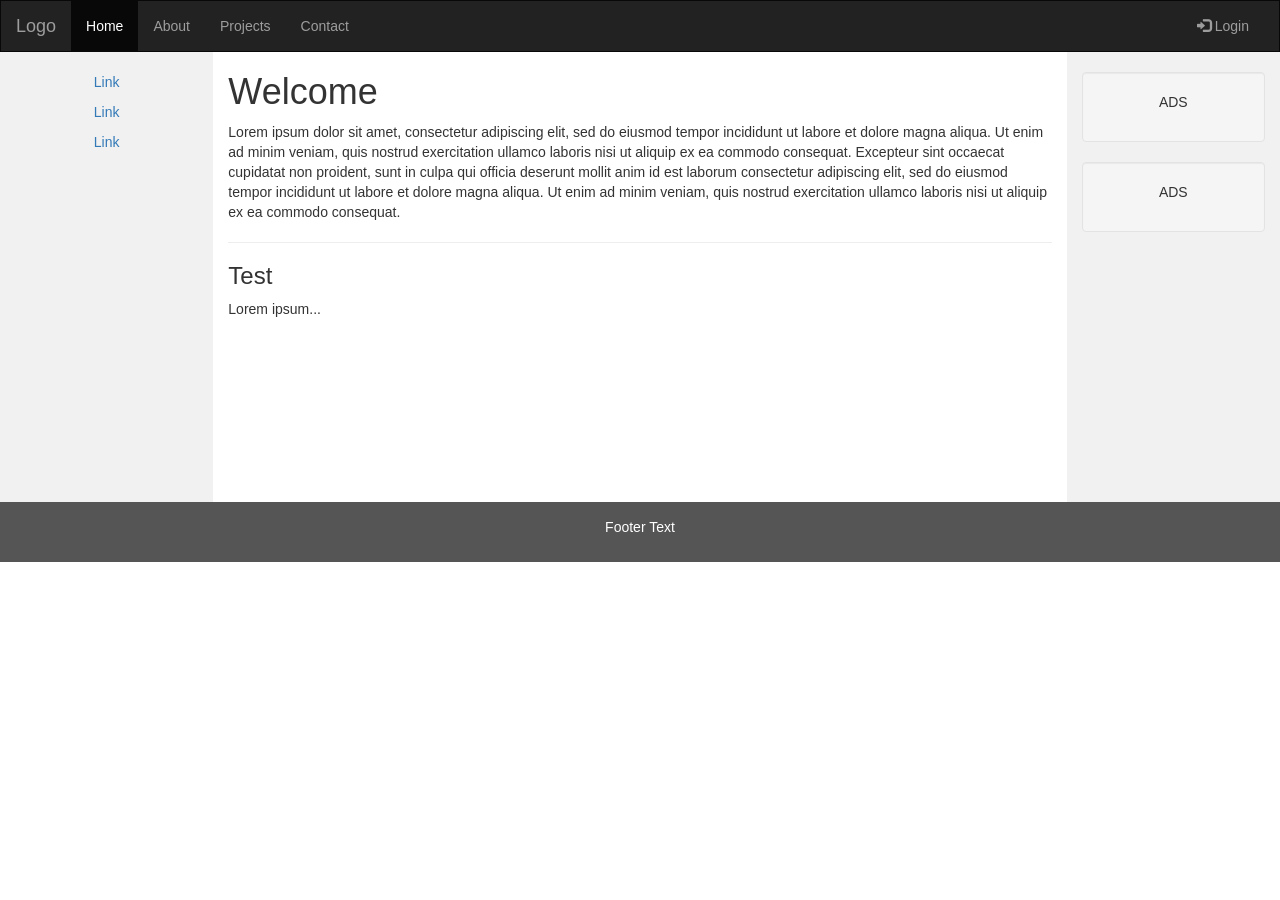
<file: ejemploboots.html>
<!DOCTYPE html>
<html lang="en">
<head>
  <title>Bootstrap Example</title>
  <meta charset="utf-8">
  <meta name="viewport" content="width=device-width, initial-scale=1">
  <link rel="stylesheet" href="https://maxcdn.bootstrapcdn.com/bootstrap/3.4.1/css/bootstrap.min.css">
  <script src="https://ajax.googleapis.com/ajax/libs/jquery/3.7.1/jquery.min.js"></script>
  <script src="https://maxcdn.bootstrapcdn.com/bootstrap/3.4.1/js/bootstrap.min.js"></script>
  <style>
    /* Remove the navbar's default margin-bottom and rounded borders */ 
    .navbar {
      margin-bottom: 0;
      border-radius: 0;
    }
    
    /* Set height of the grid so .sidenav can be 100% (adjust as needed) */
    .row.content {height: 450px}
    
    /* Set gray background color and 100% height */
    .sidenav {
      padding-top: 20px;
      background-color: #f1f1f1;
      height: 100%;
    }
    
    /* Set black background color, white text and some padding */
    footer {
      background-color: #555;
      color: white;
      padding: 15px;
    }
    
    /* On small screens, set height to 'auto' for sidenav and grid */
    @media screen and (max-width: 767px) {
      .sidenav {
        height: auto;
        padding: 15px;
      }
      .row.content {height:auto;} 
    }
  </style>
</head>
<body>

<nav class="navbar navbar-inverse">
  <div class="container-fluid">
    <div class="navbar-header">
      <button type="button" class="navbar-toggle" data-toggle="collapse" data-target="#myNavbar">
        <span class="icon-bar"></span>
        <span class="icon-bar"></span>
        <span class="icon-bar"></span>                        
      </button>
      <a class="navbar-brand" href="#">Logo</a>
    </div>
    <div class="collapse navbar-collapse" id="myNavbar">
      <ul class="nav navbar-nav">
        <li class="active"><a href="#">Home</a></li>
        <li><a href="#">About</a></li>
        <li><a href="#">Projects</a></li>
        <li><a href="#">Contact</a></li>
      </ul>
      <ul class="nav navbar-nav navbar-right">
        <li><a href="#"><span class="glyphicon glyphicon-log-in"></span> Login</a></li>
      </ul>
    </div>
  </div>
</nav>
  
<div class="container-fluid text-center">    
  <div class="row content">
    <div class="col-sm-2 sidenav">
      <p><a href="#">Link</a></p>
      <p><a href="#">Link</a></p>
      <p><a href="#">Link</a></p>
    </div>
    <div class="col-sm-8 text-left"> 
      <h1>Welcome</h1>
      <p>Lorem ipsum dolor sit amet, consectetur adipiscing elit, sed do eiusmod tempor incididunt ut labore et dolore magna aliqua. Ut enim ad minim veniam, quis nostrud exercitation ullamco laboris nisi ut aliquip ex ea commodo consequat. Excepteur sint occaecat cupidatat non proident, sunt in culpa qui officia deserunt mollit anim id est laborum consectetur adipiscing elit, sed do eiusmod tempor incididunt ut labore et dolore magna aliqua. Ut enim ad minim veniam, quis nostrud exercitation ullamco laboris nisi ut aliquip ex ea commodo consequat.</p>
      <hr>
      <h3>Test</h3>
      <p>Lorem ipsum...</p>
    </div>
    <div class="col-sm-2 sidenav">
      <div class="well">
        <p>ADS</p>
      </div>
      <div class="well">
        <p>ADS</p>
      </div>
    </div>
  </div>
</div>

<footer class="container-fluid text-center">
  <p>Footer Text</p>
</footer>

</body>
</html>
</file>
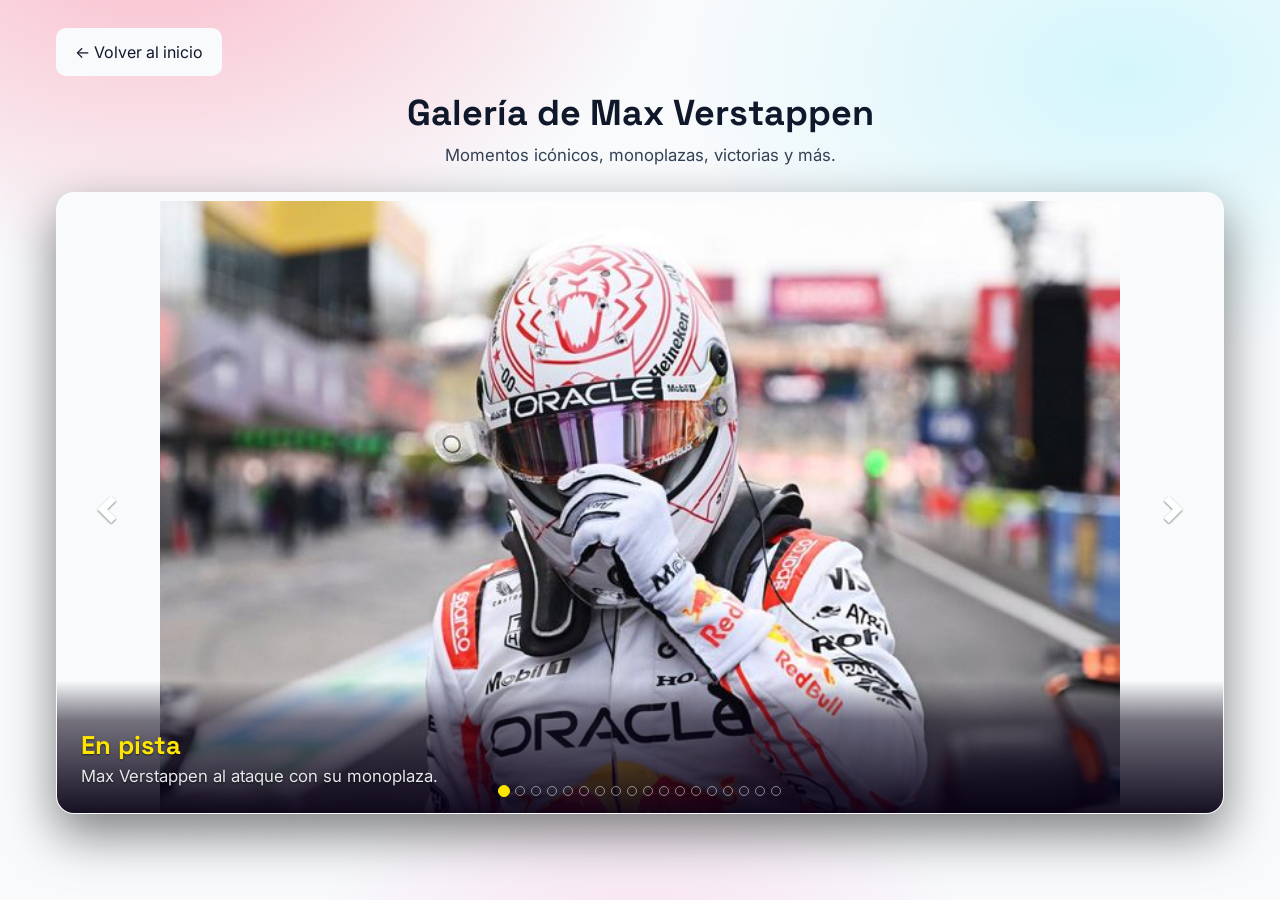
<file: galeria.html>
﻿<!doctype html>
<html lang="es" data-theme="dark">
  <head>
    <meta charset="UTF-8" />
    <meta name="viewport" content="width=device-width, initial-scale=1.0" />
    <title>Galería - Max Verstappen</title>
    <link rel="icon" href="favicon.ico" sizes="any" />
    <link rel="icon" type="image/png" sizes="32x32" href="favicon-32.png" />
    <link rel="icon" type="image/png" sizes="192x192" href="favicon-192.png" />
    <link rel="apple-touch-icon" sizes="180x180" href="apple-touch-icon.png" />
    <link rel="preconnect" href="https://fonts.googleapis.com" />
    <link rel="preconnect" href="https://fonts.gstatic.com" crossorigin />
    <link href="https://fonts.googleapis.com/css2?family=Space+Grotesk:wght@500;700;800&family=Inter:wght@400;500;600&display=swap" rel="stylesheet" />
    <link rel="stylesheet" href="https://maxcdn.bootstrapcdn.com/bootstrap/3.4.1/css/bootstrap.min.css" />
    <link rel="stylesheet" href="style.css" />
    <script>
      (function () {
        var saved = localStorage.getItem("theme");
        var prefersLight = window.matchMedia("(prefers-color-scheme: light)").matches;
        var theme = saved || (prefersLight ? "light" : "dark");
        document.documentElement.setAttribute("data-theme", theme);
      })();
    </script>
    <style>
      .gallery-page { max-width: 1200px; margin: 0 auto; padding: 28px 16px 56px; }
      .gallery-page-header { text-align: center; margin-bottom: 22px; }
      .gallery-page-header h1 { margin: 0 0 8px; font-weight: 800; }
      .gallery-page-header p { margin: 0; color: var(--text-body, #cbd5e1); font-size: 1.05rem; }
      .gallery-back { display: inline-block; margin-bottom: 18px; padding: 10px 18px; border: 1px solid rgba(255,255,255,0.12); border-radius: 10px; color: var(--text-light, #fff); text-decoration: none; background: var(--bg-dark); transition: all .2s ease; }
      .gallery-back:hover, .gallery-back:focus { color: var(--accent-yellow, #ffe600); border-color: var(--accent-yellow, #ffe600); text-decoration: none; }
      #maxGalleryCarousel { border-radius: 18px; overflow: hidden; box-shadow: 0 20px 50px rgba(0,0,0,.5); border: 1px solid rgba(255,255,255,.08); background: var(--bg-dark); }
      #maxGalleryCarousel .item { background: var(--bg-dark); }
      #maxGalleryCarousel .item img { width: 100%; height: min(70vh, 620px); object-fit: contain; background: var(--bg-dark); padding: 8px 8px 0; }
      #maxGalleryCarousel .carousel-caption { background: linear-gradient(transparent 0%, rgba(7,0,20,.55) 30%, rgba(7,0,20,.94) 100%); left: 0; right: 0; bottom: 0; padding: 50px 24px 22px; text-align: left; }
      #maxGalleryCarousel .carousel-caption h3 { color: var(--accent-yellow, #ffe600); font-weight: 800; margin: 0 0 4px; font-size: 1.6rem; }
      #maxGalleryCarousel .carousel-caption p { margin: 0; font-size: 1.05rem; color: #e5e7eb; }
      #maxGalleryCarousel .carousel-indicators { bottom: 8px; }
      #maxGalleryCarousel .carousel-indicators li { border-color: rgba(255,255,255,.5); }
      #maxGalleryCarousel .carousel-indicators .active { background-color: var(--accent-yellow, #ffe600); border-color: var(--accent-yellow, #ffe600); }
      #maxGalleryCarousel .carousel-control { width: 8%; background-image: none !important; opacity: .85; }
      #maxGalleryCarousel .carousel-control:hover { opacity: 1; }
      @media (max-width: 767px) { 
        #maxGalleryCarousel .item img { height: 52vh; padding: 4px; } 
        #maxGalleryCarousel .carousel-caption { padding: 36px 14px 16px; }
        #maxGalleryCarousel .carousel-caption h3 { font-size: 1.2rem; }
      }
    </style>
  </head>
  <body>
    <div class="gallery-page">
      <a class="gallery-back" href="index.html">← Volver al inicio</a>
      <div class="gallery-page-header">
        <h1>Galería de Max Verstappen</h1>
        <p>Momentos icónicos, monoplazas, victorias y más.</p>
      </div>

      <div id="maxGalleryCarousel" class="carousel slide" data-ride="carousel">
        <ol class="carousel-indicators">
          <li data-target="#maxGalleryCarousel" data-slide-to="0" class="active"></li>
          <li data-target="#maxGalleryCarousel" data-slide-to="1"></li>
          <li data-target="#maxGalleryCarousel" data-slide-to="2"></li>
          <li data-target="#maxGalleryCarousel" data-slide-to="3"></li>
          <li data-target="#maxGalleryCarousel" data-slide-to="4"></li>
          <li data-target="#maxGalleryCarousel" data-slide-to="5"></li>
          <li data-target="#maxGalleryCarousel" data-slide-to="6"></li>
          <li data-target="#maxGalleryCarousel" data-slide-to="7"></li>
          <li data-target="#maxGalleryCarousel" data-slide-to="8"></li>
          <li data-target="#maxGalleryCarousel" data-slide-to="9"></li>
          <li data-target="#maxGalleryCarousel" data-slide-to="10"></li>
          <li data-target="#maxGalleryCarousel" data-slide-to="11"></li>
          <li data-target="#maxGalleryCarousel" data-slide-to="12"></li>
          <li data-target="#maxGalleryCarousel" data-slide-to="13"></li>
          <li data-target="#maxGalleryCarousel" data-slide-to="14"></li>
          <li data-target="#maxGalleryCarousel" data-slide-to="15"></li>
          <li data-target="#maxGalleryCarousel" data-slide-to="16"></li>
          <li data-target="#maxGalleryCarousel" data-slide-to="17"></li>
        </ol>

        <div class="carousel-inner" role="listbox">
          <div class="item active"><img src="max_imagenesyvideos/maxverstappenenmonoplaza.jpg" alt="Max Verstappen en el monoplaza" /><div class="carousel-caption"><h3>En pista</h3><p>Max Verstappen al ataque con su monoplaza.</p></div></div>
          <div class="item"><img src="max_imagenesyvideos/max_celebracion.jpg" alt="Celebración de Max Verstappen" /><div class="carousel-caption"><h3>Celebración</h3><p>Festejo tras una gran actuación.</p></div></div>
          <div class="item"><img src="max_imagenesyvideos/casco_simply_lovely.jpg" alt="Casco Simply Lovely" /><div class="carousel-caption"><h3>Simply Lovely</h3><p>El casco y la frase icónica de Max.</p></div></div>
          <div class="item"><img src="max_imagenesyvideos/casco_max.jpg" alt="Casco de Max Verstappen" /><div class="carousel-caption"><h3>Casco</h3><p>Diseño y personalidad en el casco.</p></div></div>
          <div class="item"><img src="max_imagenesyvideos/redbull-team.jpg" alt="Equipo Red Bull Racing" /><div class="carousel-caption"><h3>Red Bull Racing</h3><p>El equipo de su era en la Fórmula 1.</p></div></div>
          <div class="item"><img src="max_imagenesyvideos/max_equipo.jpg" alt="Max con el equipo" /><div class="carousel-caption"><h3>Trabajo en equipo</h3><p>Max junto al equipo en el paddock.</p></div></div>
          <div class="item"><img src="max_imagenesyvideos/max_imola.jpg" alt="Max en Imola" /><div class="carousel-caption"><h3>Imola</h3><p>Ritmo y precisión en pista.</p></div></div>
          <div class="item"><img src="max_imagenesyvideos/max_españa.jpg" alt="Primera victoria en España" /><div class="carousel-caption"><h3>España 2016</h3><p>Primera victoria histórica con Red Bull.</p></div></div>
          <div class="item"><img src="max_imagenesyvideos/max_campeon_2021.jpg" alt="Campeón 2021" /><div class="carousel-caption"><h3>Campeón 2021</h3><p>La consagración de su primer título mundial.</p></div></div>
          <div class="item"><img src="max_imagenesyvideos/max_debut.jpg" alt="Debut 2015" /><div class="carousel-caption"><h3>Debut 2015</h3><p>El inicio de su carrera en Fórmula 1.</p></div></div>
          <div class="item"><img src="max_imagenesyvideos/max_2016-2020.jpg" alt="Etapa 2016-2020" /><div class="carousel-caption"><h3>2016–2020</h3><p>Años de crecimiento y consolidación.</p></div></div>
          <div class="item"><img src="max_imagenesyvideos/max_2021.jpg" alt="Temporada 2021" /><div class="carousel-caption"><h3>2021</h3><p>La batalla por el primer campeonato.</p></div></div>
          <div class="item"><img src="max_imagenesyvideos/max_2022-2024.jpg" alt="Dominación 2022-2024" /><div class="carousel-caption"><h3>2022–2024</h3><p>Etapa de dominación absoluta.</p></div></div>
          <div class="item"><img src="max_imagenesyvideos/max_2025.jpg" alt="Temporada 2025" /><div class="carousel-caption"><h3>2025</h3><p>Remontada y pelea hasta el final.</p></div></div>
          <div class="item"><img src="max_imagenesyvideos/max_2025_galeria.jpg" alt="Max 2025" /><div class="carousel-caption"><h3>2025 en acción</h3><p>Otra imagen de la temporada 2025.</p></div></div>
          <div class="item"><img src="max_imagenesyvideos/max_2026.jpg" alt="Temporada 2026" /><div class="carousel-caption"><h3>2026</h3><p>Pelea por el subcampeonato.</p></div></div>
          <div class="item"><img src="max_imagenesyvideos/max_pista.jpg" alt="Max en pista" /><div class="carousel-caption"><h3>En la pista</h3><p>Velocidad y enfoque en carrera.</p></div></div>
          <div class="item"><img src="max_imagenesyvideos/max_kart.jpg" alt="Inicios en karting" /><div class="carousel-caption"><h3>Inicios</h3><p>Los primeros pasos en el karting.</p></div></div>
        </div>

        <a class="left carousel-control" href="#maxGalleryCarousel" role="button" data-slide="prev">
          <span class="glyphicon glyphicon-chevron-left" aria-hidden="true"></span>
          <span class="sr-only">Anterior</span>
        </a>
        <a class="right carousel-control" href="#maxGalleryCarousel" role="button" data-slide="next">
          <span class="glyphicon glyphicon-chevron-right" aria-hidden="true"></span>
          <span class="sr-only">Siguiente</span>
        </a>
      </div>
    </div>

    <script src="https://ajax.googleapis.com/ajax/libs/jquery/3.7.1/jquery.min.js"></script>
    <script src="https://maxcdn.bootstrapcdn.com/bootstrap/3.4.1/js/bootstrap.min.js"></script>
  </body>
</html>
</file>
<file: style.css>
/* Configuración Global y Variables - Enfoque Minimalista Neón */
:root {
  --bg-dark: #070014; /* Negro violeta, más saturado */
  --card-bg: #14061f; /* Vino oscuro / paddock night */
  --header-bg: #0a0018;
  --accent-red: #ff1b4d; /* Rojo neón vivo */
  --accent-orange: #ff5a1f;
  --accent-yellow: #ffe600; /* Amarillo eléctrico */
  --accent-gold: #ffcc33;
  --accent-cyan: #19e7ff; /* Cian Red Bull */
  --accent-magenta: #ff2ea6;
  --text-light: #ffffff;
  --text-body: #c9d4ff; /* Azul claro, más vivo que el gris */
  --text-muted: #8b93c7;
  --texture-line: rgba(
    255,
    255,
    255,
    0.035
  ); /* líneas de fibra de carbono / grid */
  --texture-dot: rgba(255, 255, 255, 0.05); /* puntos de telemetría */
  --grain-opacity: 0.05; /* grano de película sobre toda la página */
  --font-heading: "Space Grotesk", "Segoe UI", sans-serif;
  --font-body: "Inter", "Segoe UI", Tahoma, Geneva, Verdana, sans-serif;
  --radius-lg: 14px; /* tarjetas y secciones: antes 6-8px, más suave */
  --radius-md: 10px; /* fotos y elementos medianos: antes 4-6px */
  --radius-sm: 8px; /* botones y badges chicos: antes 4-6px */
}

[data-theme="light"] {
  --bg-dark: #f8fafc;
  --card-bg: #ffffff;
  --header-bg: #f1f5f9;
  --text-light: #0f172a;
  --text-body: #334155;
  --text-muted: #64748b;
  --texture-line: rgba(15, 23, 42, 0.045);
  --texture-dot: rgba(15, 23, 42, 0.06);
  --grain-opacity: 0.025;
}

* {
  margin: 0;
  padding: 0;
  box-sizing: border-box;
  font-family: var(--font-body);
  transition:
    background-color 0.3s ease,
    color 0.3s ease,
    box-shadow 0.3s ease,
    border-color 0.3s ease,
    transform 0.3s ease;
}

/* Bootstrap 3 define tamaños de fuente y márgenes propios. Los
   neutralizamos para conservar las medidas y la tipografía originales. */
html {
  font-size: 16px;
}
body {
  font-family: var(--font-body);
  font-size: 16px;
}
h1,
h2,
h3,
h4,
h5,
h6,
p,
ul,
ol,
dl,
blockquote,
figure,
pre {
  margin: 0;
}
a {
  color: inherit;
}

h1,
h2,
h3,
h4,
.navbar-brand,
.stat-number,
.titles-year {
  font-family: var(--font-heading);
}

html {
  scroll-padding-top: 70px; /* que el ancla no quede tapada por la navbar fija */
}
@media (prefers-reduced-motion: no-preference) {
  html {
    scroll-behavior: smooth;
  }
}

body {
  background-color: var(--bg-dark);
  background-image:
    radial-gradient(
      ellipse 900px 600px at 12% -8%,
      rgba(255, 27, 77, 0.28),
      transparent 58%
    ),
    radial-gradient(
      ellipse 800px 520px at 88% 8%,
      rgba(25, 231, 255, 0.16),
      transparent 55%
    ),
    radial-gradient(
      ellipse 700px 480px at 50% 110%,
      rgba(255, 46, 166, 0.14),
      transparent 50%
    );
  background-attachment: fixed;
  color: var(--text-light);
  line-height: 1.65;
  position: relative;
  padding-top: 62px; /* alto de la navbar fija */
}

/* Grano de película sutil sobre toda la página: le da textura "premium"
   en vez de dejar los fondos completamente planos */
body::before {
  content: "";
  position: fixed;
  inset: 0;
  z-index: 9999;
  pointer-events: none;
  opacity: var(--grain-opacity);
  mix-blend-mode: overlay;
  background-image: url("data:image/svg+xml,%3Csvg xmlns='http://www.w3.org/2000/svg' width='180' height='180'%3E%3Cfilter id='n'%3E%3CfeTurbulence type='fractalNoise' baseFrequency='0.85' numOctaves='2' stitchTiles='stitch'/%3E%3C/filter%3E%3Crect width='100%25' height='100%25' filter='url(%23n)'/%3E%3C/svg%3E");
}

/* --- 🧭 NAVBAR FIJA --- */
.navbar {
  position: fixed;
  top: 0;
  left: 0;
  width: 100%;
  z-index: 1500;
  display: flex;
  align-items: center;
  justify-content: space-between;
  padding: 14px 30px;
  background-color: rgba(10, 0, 24, 0.62);
  backdrop-filter: blur(12px);
  -webkit-backdrop-filter: blur(12px);
  border-bottom: 1px solid rgba(255, 255, 255, 0.06);
}
[data-theme="light"] .navbar {
  background-color: rgba(248, 250, 252, 0.75);
}
.navbar.scrolled {
  background-color: rgba(10, 0, 24, 0.94);
  box-shadow: 0 4px 20px rgba(0, 0, 0, 0.4);
}
[data-theme="light"] .navbar.scrolled {
  background-color: rgba(248, 250, 252, 0.95);
}

.navbar-brand {
  font-weight: 900;
  font-style: italic;
  letter-spacing: -0.5px;
  font-size: 1.2rem;
  color: var(--text-light);
  text-decoration: none;
  transform: skewX(-8deg);
  display: inline-block;
}
.navbar-brand span {
  color: var(--accent-red);
}

.nav-links {
  display: flex;
  align-items: center;
  gap: 28px;
  list-style: none;
  margin: 0;
  padding: 0;
}
.nav-links a {
  color: var(--text-body);
  text-decoration: none;
  font-size: 0.92rem;
  letter-spacing: 0.3px;
  padding: 4px 2px;
  position: relative;
}
.nav-links a::after {
  content: "";
  position: absolute;
  left: 0;
  bottom: -4px;
  width: 0;
  height: 2px;
  background: var(--accent-yellow);
  transition: width 0.25s ease;
}
.nav-links a:hover {
  color: var(--text-light);
}
.nav-links a:hover::after {
  width: 100%;
}

/* Botón de tema, ahora integrado a la navbar */
.theme-btn {
  background-color: transparent;
  border: 1px solid rgba(255, 255, 255, 0.15);
  font-size: 1rem;
  padding: 6px 9px;
  border-radius: 50%;
  cursor: pointer;
  line-height: 1;
}
.theme-btn:hover {
  border-color: var(--accent-red);
  box-shadow: 0 0 12px rgba(255, 42, 42, 0.35);
}

/* Botón hamburguesa (solo mobile) */
.nav-toggle {
  display: none;
  flex-direction: column;
  justify-content: center;
  gap: 5px;
  width: 34px;
  height: 34px;
  background: transparent;
  border: none;
  cursor: pointer;
  z-index: 1600;
}
.nav-toggle span {
  display: block;
  width: 100%;
  height: 2px;
  background-color: var(--text-light);
  transition:
    transform 0.25s ease,
    opacity 0.2s ease;
}
.nav-toggle.open span:nth-child(1) {
  transform: translateY(7px) rotate(45deg);
}
.nav-toggle.open span:nth-child(2) {
  opacity: 0;
}
.nav-toggle.open span:nth-child(3) {
  transform: translateY(-7px) rotate(-45deg);
}

/* Botón flotante Volver Arriba */
.back-to-top-btn {
  position: fixed;
  bottom: 20px;
  right: 20px;
  z-index: 1000;
  background-color: var(--card-bg);
  border: 1px solid rgba(255, 223, 0, 0.3);
  font-size: 1.2rem;
  font-weight: 700;
  color: var(--accent-yellow);
  width: 42px;
  height: 42px;
  border-radius: 50%;
  cursor: pointer;
  box-shadow: 0 0 10px rgba(255, 223, 0, 0.15);
  display: flex;
  align-items: center;
  justify-content: center;
  opacity: 0;
  pointer-events: none;
  transform: translateY(10px);
  transition:
    opacity 0.25s ease,
    transform 0.25s ease,
    box-shadow 0.2s ease,
    border-color 0.2s ease;
}
.back-to-top-btn.visible {
  opacity: 1;
  pointer-events: auto;
  transform: translateY(0);
}
.back-to-top-btn:hover {
  border-color: var(--accent-yellow);
  box-shadow: 0 0 15px rgba(255, 223, 0, 0.3);
}
.back-to-top-btn:focus-visible {
  outline: 2px solid var(--accent-yellow);
  outline-offset: 2px;
}

/* Oculto visualmente, pero disponible para lectores de pantalla */
.sr-only {
  position: absolute;
  width: 1px;
  height: 1px;
  padding: 0;
  margin: -1px;
  overflow: hidden;
  clip: rect(0, 0, 0, 0);
  white-space: nowrap;
  border: 0;
}

/* Respaldo cuando una imagen no carga: que el cartel se vea completo,
   sin recortarse, sea cual sea el tamaño de la foto original */
.img-fallback {
  object-fit: contain !important;
  background-color: var(--bg-dark);
  filter: none !important;
}

/* --- ENCABEZADO --- */
header {
  position: relative;
  padding: 100px 20px;
  text-align: center;
  border-bottom: 1px solid rgba(255, 223, 0, 0.2);
  overflow: hidden;
  background-color: #000;
}
.header-flag-bg {
  position: absolute;
  top: -10%;
  left: -10%;
  width: 120%;
  height: 120%;
  background:
    radial-gradient(
      ellipse at 50% 30%,
      rgba(255, 223, 0, 0.15),
      transparent 55%
    ),
    linear-gradient(
      to bottom,
      #ae1c28 0%,
      #ae1c28 33.33%,
      #ffffff 33.33%,
      #ffffff 66.66%,
      #21468b 66.66%,
      #21468b 100%
    );
  filter: blur(50px);
  z-index: 1;
  opacity: 0.6;
}
.header-overlay {
  position: absolute;
  top: 0;
  left: 0;
  width: 100%;
  height: 100%;
  background-color: rgba(3, 7, 18, 0.85);
  z-index: 2;
}
/* Líneas de velocidad diagonales muy sutiles, como un fondo de pista borrosa */
header::after {
  content: "";
  position: absolute;
  inset: 0;
  z-index: 2;
  background-image: repeating-linear-gradient(
    115deg,
    transparent 0px,
    transparent 38px,
    rgba(255, 255, 255, 0.025) 38px,
    rgba(255, 255, 255, 0.025) 40px
  );
  mask-image: radial-gradient(ellipse at 50% 40%, black 10%, transparent 75%);
}
.header-content {
  position: relative;
  z-index: 3;
}
header h1 {
  display: inline-block;
  position: relative;
  font-size: 4rem;
  color: var(--text-light);
  font-weight: 900;
  font-style: italic;
  text-transform: uppercase;
  letter-spacing: -1px; /* condensado, como un wordmark deportivo */
  transform: skewX(-8deg);
  text-shadow: 0 0 20px rgba(255, 255, 255, 0.1);
}
/* Franja roja tipo "línea de velocidad" bajo el título */
header h1::after {
  content: "";
  position: absolute;
  left: -4%;
  bottom: -8px;
  width: 108%;
  height: 6px;
  background: linear-gradient(90deg, var(--accent-red) 65%, transparent);
  transform: skewX(
    8deg
  ); /* corrige el barrido para que la franja quede recta */
}
.subtitle {
  font-size: 1.3rem;
  color: var(--accent-red);
  font-weight: 400;
  font-style: italic;
  margin-top: 10px;
  text-transform: uppercase;
  letter-spacing: 4px;
  text-shadow: 0 0 6px rgba(255, 42, 42, 0.4);
}

.container {
  max-width: 1000px;
  margin: 40px auto;
  padding: 0 20px;
}

section {
  position: relative;
  background-color: var(--card-bg);
  padding: 38px;
  margin-bottom: 38px;
  border-radius: var(--radius-lg);
  border: 1px solid rgba(255, 42, 42, 0.25);
  /* Aro de luz neón, ahora solo en rojo (identidad de la página) y más
       sutil, para un aspecto más premium */
  box-shadow:
    0 4px 16px rgba(0, 0, 0, 0.45),
    0 0 0 1px rgba(255, 42, 42, 0.08),
    0 0 14px rgba(255, 42, 42, 0.12);
  /* Fibra de carbono: dos tramas diagonales cruzadas, muy sutiles */
  background-image:
    repeating-linear-gradient(
      45deg,
      var(--texture-line) 0px,
      var(--texture-line) 1px,
      transparent 1px,
      transparent 6px
    ),
    repeating-linear-gradient(
      -45deg,
      var(--texture-line) 0px,
      var(--texture-line) 1px,
      transparent 1px,
      transparent 6px
    );
}
h2 {
  position: relative;
  color: var(--accent-red);
  margin-bottom: 25px;
  padding-bottom: 14px;
  font-weight: 600;
  font-size: 1.6rem;
  letter-spacing: 1px;
}
/* Acento a cuadros (bandera de largada) bajo cada título de sección */
h2::after {
  content: "";
  position: absolute;
  left: 0;
  bottom: 0;
  width: 56px;
  height: 8px;
  background-image:
    linear-gradient(
      45deg,
      var(--text-light) 25%,
      transparent 25%,
      transparent 75%,
      var(--text-light) 75%
    ),
    linear-gradient(
      45deg,
      var(--text-light) 25%,
      transparent 25%,
      transparent 75%,
      var(--text-light) 75%
    );
  background-size: 8px 8px;
  background-position:
    0 0,
    4px 4px;
  opacity: 0.35;
}

/* --- SECCIÓN INTRODUCCIÓN (CORREGIDA) --- */
.bio-row {
  display: flex;
  gap: 40px;
  align-items: center;
  justify-content: space-between;
}
.bio-text {
  flex: 1;
}
.bio-text p {
  font-size: 1.05rem;
  color: var(--text-body);
}
.bio-image {
  flex: 0 0 240px;
  display: flex;
  justify-content: center;
}
.bio-image img {
  width: 100%;
  height: 300px;
  object-fit: cover;
  border-radius: var(--radius-md);
  border: 2px solid var(--accent-red);
  box-shadow: 0 0 10px rgba(255, 42, 42, 0.3);
  cursor: pointer;
  transition:
    transform 0.35s ease,
    box-shadow 0.3s ease;
}
.bio-image img:hover {
  transform: scale(1.03);
  box-shadow: 0 0 16px rgba(255, 42, 42, 0.45);
}

.bio-accordion {
  margin-top: 30px;
}
.bio-accordion .accordion-header {
  font-size: 1.2rem;
}
.bio-accordion .early-life-content {
  padding: 28px 25px 8px;
  animation: fadeInUp 0.4s ease-out;
}

/* --- SECCIÓN PRIMEROS PASOS (CORREGIDA) --- */
.early-life-content {
  display: flex;
  gap: 40px;
  align-items: center;
  justify-content: space-between;
}
.early-life-text {
  flex: 1;
}
.early-life-text p {
  color: var(--text-body);
  margin-bottom: 15px;
}
.early-life-text h4 {
  color: var(--text-light);
  margin-bottom: 8px;
  font-size: 1.2rem;
}
.early-life-image {
  flex: 0 0 320px;
  display: flex;
  justify-content: center;
}
.early-life-image img {
  width: 100%;
  height: 220px;
  object-fit: cover;
  border-radius: var(--radius-md);
  border: 2px solid var(--accent-yellow);
  box-shadow: 0 0 10px rgba(255, 223, 0, 0.3);
  cursor: pointer;
  transition:
    transform 0.35s ease,
    box-shadow 0.3s ease;
}
.early-life-image img:hover {
  transform: scale(1.03);
  box-shadow: 0 0 16px rgba(255, 223, 0, 0.45);
}

/* --- 🕒 ACORDION MINIMALISTA CON GLOW NEÓN --- */
.timeline-accordion-container {
  display: flex;
  flex-direction: column;
  gap: 10px;
  margin-top: 20px;
}
.timeline-accordion-item {
  background-color: rgba(3, 7, 18, 0.4);
  border-radius: var(--radius-lg);
  overflow: hidden;
  border: 1px solid rgba(255, 255, 255, 0.05);
}
.accordion-header {
  padding: 20px 25px;
  font-size: 1.1rem;
  font-weight: 500;
  color: var(--text-body);
  cursor: pointer;
  list-style: none;
  display: flex;
  justify-content: space-between;
  align-items: center;
  user-select: none;
}
.accordion-header::after {
  content: "";
  width: 6px;
  height: 6px;
  border-right: 1px solid var(--text-muted);
  border-bottom: 1px solid var(--text-muted);
  transform: rotate(-45deg);
  transition:
    transform 0.2s ease,
    border-color 0.2s;
}
.timeline-accordion-item:hover .accordion-header {
  color: var(--text-light);
}
.timeline-accordion-item:hover .accordion-header::after {
  border-color: var(--accent-yellow);
}

/* Item abierto con efecto Neon */
.timeline-accordion-item[open] {
  border-color: rgba(255, 42, 42, 0.4);
  box-shadow: 0 0 15px rgba(255, 42, 42, 0.1);
}
.timeline-accordion-item[open] .accordion-header {
  color: var(--accent-yellow);
}
.timeline-accordion-item[open] .accordion-header::after {
  transform: rotate(45deg);
  border-color: var(--accent-yellow);
}

.timeline-item-content {
  display: flex;
  align-items: center;
  gap: 35px;
  flex-wrap: wrap;
  padding: 30px;
  background: rgba(0, 0, 0, 0.2);
  animation: fadeInUp 0.4s ease-out;
}
.timeline-text h3 {
  display: none;
}
.timeline-item-content p {
  color: var(--text-body);
  font-size: 0.98rem;
}
.timeline-img-box {
  flex: 1;
  min-width: 260px;
  max-width: 380px;
  overflow: hidden;
  border-radius: var(--radius-md);
  border: 1px solid rgba(255, 42, 42, 0.5);
  box-shadow: 0 0 10px rgba(255, 42, 42, 0.25);
  transition: box-shadow 0.3s ease;
}
.timeline-img-box:hover {
  box-shadow: 0 0 16px rgba(255, 42, 42, 0.4);
}
.timeline-img-box img {
  width: 100%;
  height: 190px;
  object-fit: cover;
  display: block;
  cursor: pointer;
}
.timeline-img-box img:hover {
  transform: scale(1.06);
}

/* Videos de la rivalidad: mismo lenguaje visual que las fotos de la timeline,
   con un marco tipo "pantalla de repetición" */
.timeline-video-box {
  flex: 1;
  min-width: 260px;
  max-width: 380px;
  overflow: hidden;
  border-radius: var(--radius-md);
  border: 2px solid var(--accent-gold);
  box-shadow: 0 0 10px rgba(212, 175, 55, 0.3);
  background: #000;
  transition: box-shadow 0.3s ease;
}
.timeline-media-content {
  width: 100%;
  height: 190px;
  object-fit: cover;
  display: block;
  transition: transform 0.35s ease;
}
.timeline-video-box:hover {
  box-shadow: 0 0 16px rgba(212, 175, 55, 0.45);
}
.timeline-video-box:hover .timeline-media-content {
  transform: scale(1.06);
}

/* --- 🔢 NÚMEROS EDITORIALES DE FONDO --- */
/* Marcan el recorrido narrativo (01 → 04) como en una revista, sin tapar el contenido */
section[data-step] {
  overflow: hidden;
}
section[data-step]::before {
  content: attr(data-step);
  position: absolute;
  top: -18px;
  left: 10px;
  z-index: -1;
  font-size: 8rem;
  font-weight: 900;
  font-style: italic;
  letter-spacing: -4px;
  line-height: 1;
  color: transparent;
  -webkit-text-stroke: 1px rgba(255, 42, 42, 0.14);
  transform: skewX(-8deg);
  pointer-events: none;
  user-select: none;
}

/* --- 🏆 MODAL DE TÍTULOS MUNDIALES --- */
.titles-modal-content {
  background: var(--card-bg);
  border: 1px solid rgba(212, 175, 55, 0.5);
  box-shadow: 0 0 20px rgba(212, 175, 55, 0.18);
  border-radius: 8px;
  padding: 35px 40px;
  width: min(90vw, 420px);
  text-align: center;
}
.titles-modal-content h3 {
  color: var(--accent-gold);
  font-size: 1.4rem;
  margin-bottom: 24px;
  text-shadow: 0 0 10px rgba(212, 175, 55, 0.3);
}
.titles-list {
  list-style: none;
  display: flex;
  flex-direction: column;
  gap: 12px;
}
.titles-list li {
  display: flex;
  align-items: center;
  justify-content: space-between;
  background: rgba(212, 175, 55, 0.06);
  border: 1px solid rgba(212, 175, 55, 0.2);
  border-radius: var(--radius-lg);
  padding: 12px 18px;
  transition:
    border-color 0.25s ease,
    background 0.25s ease;
}
.titles-list li:hover {
  border-color: var(--accent-gold);
  background: rgba(212, 175, 55, 0.12);
}
.titles-year {
  font-weight: 900;
  font-style: italic;
  font-size: 1.15rem;
  color: var(--accent-gold);
  letter-spacing: -0.5px;
}
.titles-track {
  color: var(--text-light);
  font-size: 0.95rem;
}

.easter-egg-toast {
  position: fixed;
  bottom: 90px;
  left: 50%;
  transform: translate(-50%, 20px);
  background-color: var(--card-bg);
  border: 1px solid rgba(59, 130, 246, 0.5);
  box-shadow:
    0 0 20px rgba(59, 130, 246, 0.4),
    0 0 40px rgba(59, 130, 246, 0.15);
  color: var(--text-light);
  font-size: 1.1rem;
  font-weight: 600;
  letter-spacing: 0.5px;
  padding: 14px 26px;
  border-radius: 999px;
  z-index: 3000;
  opacity: 0;
  pointer-events: none;
  transition:
    opacity 0.35s ease,
    transform 0.35s ease;
}
.easter-egg-toast.show {
  opacity: 1;
  transform: translate(-50%, 0);
}

/* --- 🎬 APARICIÓN PROGRESIVA DE SECCIONES --- */
.reveal-pending {
  opacity: 0;
  transform: translateY(28px);
  transition:
    opacity 0.7s ease,
    transform 0.7s ease;
}
.reveal-pending.revealed {
  opacity: 1;
  transform: translateY(0);
}

.rivalry-section {
  border: 1px solid rgba(212, 175, 55, 0.4);
  box-shadow:
    0 4px 20px rgba(0, 0, 0, 0.5),
    0 0 0 1px rgba(212, 175, 55, 0.15),
    0 0 26px rgba(212, 175, 55, 0.25),
    0 0 50px rgba(212, 175, 55, 0.1);
}
.rivalry-section h2 {
  color: var(
    --accent-gold
  ); /* Esta sección mantiene el dorado, no el naranja */
}

/* Cuando el acordeón de la rivalidad está abierto */
.rivalry-accordion[open] {
  border-color: var(--accent-gold); /* Oro */
  box-shadow: 0 0 25px rgba(212, 175, 55, 0.15);
}

.rivalry-accordion[open] .accordion-header {
  color: var(--accent-gold); /* Letras doradas para el título abierto */
  font-weight: 700;
  text-shadow: 0 0 10px rgba(212, 175, 55, 0.3);
}

/* El texto de descripción dentro de la rivalidad alternando oro y plata */
.rivalry-accordion .timeline-item-content p {
  color: #e2e8f0; /* Color base claro */
}

/* Resaltamos palabras clave o subtítulos dentro de la rivalidad */
.rivalry-accordion strong {
  color: #e5e7eb; /* Plateado brillante */
  text-shadow: 0 0 8px rgba(255, 255, 255, 0.2);
}

/* Circuitos, Curiosidades y Estadísticas */
.circuits-grid-layout {
  display: grid;
  grid-template-columns: repeat(auto-fit, minmax(240px, 1fr));
  row-gap: 14px;
  column-gap: 12px;
}
.circuit-badge {
  background-color: var(--bg-dark);
  padding: 12px;
  border-radius: var(--radius-md);
  border: 1px solid rgba(255, 255, 255, 0.03);
  font-size: 0.9rem;
  color: var(--text-body);
  text-align: center;
  /* Flexbox: centra el texto perfectamente aunque el nombre del circuito
       ocupe una o dos líneas */
  display: flex;
  align-items: center;
  justify-content: center;
  min-height: 48px;
  /* Salpicado tipo asfalto */
  background-image: radial-gradient(var(--texture-dot) 1px, transparent 1px);
  background-size: 9px 9px;
  cursor: pointer;
}
.circuit-badge:hover {
  border-color: var(--accent-yellow);
  color: var(--text-light);
  box-shadow: 0 0 12px rgba(255, 223, 0, 0.15);
}
.circuit-badge:focus-visible {
  outline: 2px solid var(--accent-yellow);
  outline-offset: 2px;
}

.trivia-content {
  display: flex;
  align-items: center;
  gap: 40px;
  justify-content: space-between;
}
.trivia-list {
  flex: 1;
}
.trivia-list li {
  margin-bottom: 12px;
  color: var(--text-body);
  list-style-type: none;
  border-left: 2px solid rgba(255, 255, 255, 0.05);
  padding-left: 10px;
}
.trivia-list strong {
  color: var(--text-light);
  font-weight: 500;
}
.trivia-image {
  flex: 0 0 260px;
  display: flex;
  justify-content: center;
}
.trivia-image img {
  width: 100%;
  height: 300px;
  object-fit: cover;
  border-radius: var(--radius-md);
  filter: grayscale(20%);
  border: 2px solid var(--accent-yellow);
  box-shadow: 0 0 10px rgba(255, 223, 0, 0.3);
  cursor: pointer;
  transition:
    transform 0.35s ease,
    box-shadow 0.3s ease;
}
.trivia-image img:hover {
  transform: scale(1.03);
  box-shadow: 0 0 16px rgba(255, 223, 0, 0.45);
}

.stats-grid {
  display: grid;
  grid-template-columns: repeat(auto-fit, minmax(200px, 1fr));
  row-gap: 22px;
  column-gap: 20px;
}
.stat-box {
  background-color: var(--bg-dark);
  border: 1px solid rgba(255, 255, 255, 0.04);
  padding: 20px;
  border-radius: var(--radius-lg);
  text-align: center;
  /* Flexbox en columna: centra el contenido tanto horizontal como
       verticalmente, aunque las cajas de la fila tengan distinta altura */
  display: flex;
  flex-direction: column;
  align-items: center;
  justify-content: center;
  /* Grilla fina, como un panel de telemetría del auto */
  background-image:
    linear-gradient(var(--texture-line) 1px, transparent 1px),
    linear-gradient(90deg, var(--texture-line) 1px, transparent 1px);
  background-size: 14px 14px;
}
.stat-box:hover {
  border-color: var(--accent-red);
  box-shadow: 0 0 15px rgba(255, 42, 42, 0.15);
}
.stat-box h3 {
  color: var(--text-muted);
  font-size: 0.95rem;
  text-transform: uppercase;
  font-weight: 500;
}
.stat-number {
  display: block;
  font-size: 3rem;
  color: var(--text-light);
  margin-top: 5px;
  font-weight: 700;
}
.stat-icon {
  display: none;
}

/* Tarjeta de Títulos Mundiales: clickeable, con borde dorado propio */
.stat-box-clickable {
  cursor: pointer;
  border-color: rgba(255, 223, 0, 0.25);
}
.stat-box-clickable:hover {
  border-color: var(--accent-yellow);
  box-shadow: 0 0 12px rgba(255, 223, 0, 0.2);
  transform: translateY(-3px);
}
.stat-box-clickable:focus-visible {
  outline: 2px solid var(--accent-yellow);
  outline-offset: 3px;
}
.stat-box-hint {
  display: block;
  margin-top: 10px;
  font-size: 0.7rem;
  color: var(--text-muted);
  text-transform: uppercase;
  letter-spacing: 0.5px;
}

/* Subtítulo de sección (encabezado secundario dentro de un mismo bloque) */
.section-subtitle {
  color: var(--accent-red);
  font-size: 1.3rem;
  font-weight: 600;
  letter-spacing: 0.5px;
  margin-top: 40px;
  padding-top: 30px;
  margin-bottom: 20px;
  border-top: 1px solid rgba(255, 255, 255, 0.07);
}

.stats-updated {
  text-align: center;
  color: var(--text-muted);
  font-size: 0.8rem;
  margin-top: 18px;
  letter-spacing: 0.3px;
}

/* --- 🏎️ MAX EN NÚMEROS: highlights + gráfico de victorias --- */
.wins-highlights {
  display: grid;
  grid-template-columns: repeat(auto-fit, minmax(200px, 1fr));
  row-gap: 14px;
  column-gap: 16px;
  margin-bottom: 30px;
}
.wins-highlight-card {
  background-color: var(--bg-dark);
  border: 1px solid rgba(212, 175, 55, 0.3);
  border-radius: var(--radius-md);
  padding: 16px 18px;
  text-align: center;
}
.wins-highlight-year {
  display: block;
  font-family: var(--font-heading);
  font-weight: 700;
  font-style: italic;
  color: var(--accent-gold);
  font-size: 1.3rem;
  letter-spacing: -0.5px;
}
.wins-highlight-label {
  display: block;
  color: var(--text-body);
  font-size: 0.85rem;
  margin-top: 4px;
}

.wins-chart {
  display: flex;
  align-items: flex-end;
  gap: 10px;
  height: 200px;
  padding: 10px 4px 0;
  border-bottom: 1px solid rgba(255, 255, 255, 0.08);
}
.wins-bar {
  flex: 1;
  height: 100%;
  display: flex;
  flex-direction: column;
  align-items: center;
  justify-content: flex-end;
}
.wins-bar-value {
  font-size: 0.78rem;
  font-weight: 700;
  color: var(--text-light);
  margin-bottom: 6px;
}
.wins-bar-fill {
  width: 100%;
  max-width: 34px;
  /* la altura de cada barra es proporcional a sus victorias (máximo: 19 en 2023) */
  height: calc(var(--wins, 0) / 19 * 100%);
  min-height: 2px;
  background: var(--accent-red);
  border-radius: 4px 4px 0 0;
  transition: height 0.6s ease;
}
.wins-bar-year {
  margin-top: 8px;
  font-size: 0.7rem;
  color: var(--text-muted);
  text-align: center;
  white-space: nowrap;
}
/* Las 4 temporadas de campeonato se destacan en dorado */
.wins-bar.champion-year .wins-bar-fill {
  background: var(--accent-gold);
}
.wins-bar.champion-year .wins-bar-year {
  color: var(--accent-gold);
  font-weight: 600;
}
/* La temporada en curso se marca distinto: todavía no está completa */
.wins-bar.in-progress .wins-bar-fill {
  background: transparent;
  border: 1px dashed var(--text-muted);
}
.wins-bar.in-progress .wins-bar-year {
  font-style: italic;
}

.teammates-grid {
  display: grid;
  grid-template-columns: repeat(auto-fit, minmax(280px, 1fr));
  row-gap: 20px;
  column-gap: 25px;
}
.teammate-card {
  background-color: var(--bg-dark);
  border: 0.5px solid rgb(255, 10, 10);
  padding: 25px;
  border-radius: 6px;
  cursor: pointer;
  display: flex;
  flex-direction: column;
  justify-content: center;
  transition:
    transform 0.25s ease,
    box-shadow 0.25s ease,
    border-color 0.25s ease;
}
.teammate-card:hover,
.teammate-card:focus-visible {
  transform: translateY(-5px);
  border-color: var(--accent-yellow);
  box-shadow:
    0 6px 16px rgba(0, 0, 0, 0.35),
    0 0 10px rgba(255, 223, 0, 0.15);
}
.teammate-card:focus-visible {
  outline: 2px solid var(--accent-yellow);
  outline-offset: 3px;
}
.teammate-card.current-mate {
  border-color: rgba(255, 230, 0, 0.55);
  box-shadow: 0 0 18px rgba(255, 230, 0, 0.22);
  text-align: left;
  padding: 25px;
}
.teammate-card.current-mate:hover {
  border-color: var(--accent-yellow);
  box-shadow:
    0 6px 16px rgba(0, 0, 0, 0.35),
    0 0 14px rgba(255, 223, 0, 0.2);
}
.teammate-info h3 {
  color: var(--text-light);
  font-size: 1.15rem;
  margin-bottom: 3px;
}
.teammate-years {
  color: var(--accent-red);
  font-size: 0.85rem;
  font-weight: 600;
  margin-bottom: 10px;
  letter-spacing: 1px;
}
.teammate-bio {
  color: var(--text-body);
  font-size: 0.92rem;
}

/* --- 📸 GALERÍA Y BOTONES DE PAGINACIÓN MINIMALISTAS --- */
.gallery-grid {
  display: grid;
  grid-template-columns: repeat(auto-fit, minmax(250px, 1fr));
  row-gap: 18px;
  column-gap: 15px;
}
.gallery-grid img {
  width: 100%;
  height: 210px;
  object-fit: cover;
  border-radius: var(--radius-md);
  cursor: pointer;
  filter: brightness(75%);
}
.gallery-grid img:hover {
  transform: scale(1.01);
  filter: brightness(100%);
  box-shadow: 0 0 15px rgba(255, 255, 255, 0.1);
}

.gallery-pagination {
  display: flex;
  justify-content: center;
  align-items: center;
  gap: 8px;
  margin-top: 30px;
}
.page-btn {
  background: transparent;
  color: var(--text-muted);
  border: 1px solid rgba(255, 255, 255, 0.08);
  padding: 6px 14px;
  font-size: 0.9rem;
  border-radius: var(--radius-md);
  cursor: pointer;
}
.page-btn:hover {
  border-color: var(--accent-yellow);
  color: var(--accent-yellow);
}
.page-btn.active {
  background-color: transparent;
  color: var(--accent-yellow);
  border-color: var(--accent-yellow);
  box-shadow: 0 0 10px rgba(255, 223, 0, 0.2);
}

/* Footer */
footer {
  position: relative;
  background-color: #000;
  padding: 25px 40px;
  margin-top: 60px;
}
/* Franja a cuadros (bandera de meta) sobre el footer */
footer::before {
  content: "";
  position: absolute;
  top: 0;
  left: 0;
  width: 100%;
  height: 6px;
  background-image:
    linear-gradient(
      45deg,
      #fff 25%,
      transparent 25%,
      transparent 75%,
      #fff 75%
    ),
    linear-gradient(45deg, #fff 25%, transparent 25%, transparent 75%, #fff 75%);
  background-size: 12px 12px;
  background-position:
    0 0,
    6px 6px;
  opacity: 0.5;
}
.footer-container {
  max-width: 1000px;
  margin: 0 auto;
  display: flex;
  justify-content: space-between;
  align-items: center;
  flex-wrap: wrap;
  gap: 15px 25px;
}
.footer-container p {
  color: var(--text-muted);
  font-size: 0.9rem;
}
.footer-logo {
  height: 35px;
  width: 55px;
  object-fit: contain;
  opacity: 0.5;
}

.footer-links {
  display: flex;
  align-items: center;
  gap: 20px;
  flex-wrap: wrap;
}

/* Crédito del creador: línea minimalista, con los colores del sitio */
.footer-social-link {
  display: inline-flex;
  align-items: center;
  gap: 7px;
  padding: 6px 12px;
  border-radius: var(--radius-md);
  background-color: transparent;
  border: 1px solid rgba(255, 255, 255, 0.08);
  text-decoration: none;
  color: var(--text-muted);
  font-size: 0.85rem;
  letter-spacing: 0.3px;
}
.footer-social-link .ig-icon {
  display: flex;
  color: var(--text-muted);
}
.footer-social-link:hover {
  color: var(--accent-yellow);
  border-color: var(--accent-yellow);
  box-shadow: 0 0 8px rgba(255, 223, 0, 0.2);
}
.footer-social-link:hover .ig-icon {
  color: var(--accent-yellow);
}

/* --- MODAL DE IMAGEN ULTRA MINIMALISTA --- */
.image-modal {
  background-color: rgba(3, 7, 18, 0.98);
}
.modal {
  position: fixed;
  top: 0;
  left: 0;
  width: 100%;
  height: 100%;
  background-color: rgba(2, 4, 10, 0.98);
  z-index: 2000;
  display: flex;
  justify-content: center;
  align-items: center;
  opacity: 0;
  pointer-events: none;
}
.modal.show {
  opacity: 1;
  pointer-events: auto;
}
.modal:focus {
  outline: none;
}
.modal-wrapper {
  display: flex;
  flex-direction: column;
  align-items: center;
  max-width: 80%;
  max-height: 85vh;
  overflow-y: auto;
  padding: 10px;
  gap: 20px;
}
.modal-wrapper::-webkit-scrollbar {
  width: 4px;
}
.modal-wrapper::-webkit-scrollbar-thumb {
  background: rgba(255, 255, 255, 0.1);
}

.modal-content {
  max-width: 100%;
  max-height: 55vh;
  object-fit: contain;
  border-radius: var(--radius-md);
  border: 1px solid rgba(255, 255, 255, 0.1);
}
.modal.show .modal-content {
  box-shadow: 0 0 30px rgba(255, 223, 0, 0.15);
}

.modal-caption {
  width: 100%;
  max-width: 600px;
  background: #0b1329;
  padding: 25px;
  border-radius: var(--radius-md);
  border-top: 2px solid var(--accent-red);
  box-shadow: 0 10px 30px rgba(0, 0, 0, 0.8);
  display: none;
}
.modal-caption h3 {
  color: var(--accent-red);
  margin-bottom: 8px;
  font-size: 1.25rem;
}
.modal-caption p {
  color: var(--text-body);
  font-size: 0.95rem;
}

.close-modal {
  position: absolute;
  top: 20px;
  right: 30px;
  color: var(--text-muted);
  font-size: 35px;
  font-weight: 200;
  cursor: pointer;
  z-index: 2200;
}
.close-modal:hover {
  color: #fff;
}

/* --- 🌍 MODAL DE MAPA DE CIRCUITOS --- */
.map-caption {
  text-align: center;
}
.map-caption h3 {
  color: var(--accent-red);
  font-size: 1.4rem;
  letter-spacing: 1px;
}
.map-caption p {
  color: var(--text-muted);
  font-size: 0.9rem;
  text-transform: uppercase;
  letter-spacing: 2px;
  margin-top: 4px;
  margin-bottom: 12px;
}
.map-external-link {
  display: inline-block;
  color: var(--text-light);
  font-size: 0.85rem;
  text-decoration: none;
  border: 1px solid rgba(255, 223, 0, 0.3);
  padding: 6px 14px;
  border-radius: var(--radius-md);
  margin-bottom: 4px;
}
.map-external-link:hover {
  border-color: var(--accent-yellow);
  color: var(--accent-yellow);
  box-shadow: 0 0 10px rgba(255, 223, 0, 0.2);
}
.map-frame-wrapper {
  width: min(90vw, 760px);
  height: min(60vh, 480px);
  border-radius: var(--radius-md);
  overflow: hidden;
  border: 1px solid rgba(255, 223, 0, 0.2);
  box-shadow: 0 0 30px rgba(0, 0, 0, 0.6);
}
.map-frame-wrapper iframe {
  width: 100%;
  height: 100%;
  border: 0;
  display: block;
}

/* FLECHAS LINEALES DELGADAS (MINIMALISTAS) */
.modal-nav {
  position: absolute;
  top: 50%;
  transform: translateY(-50%);
  background: transparent;
  color: rgba(255, 42, 42, 0.4);
  border: none;
  font-size: 4.5rem;
  font-weight: 100;
  cursor: pointer;
  z-index: 2100;
  user-select: none;
  padding: 0 25px;
}
.modal-nav:hover {
  color: var(--accent-red);
}
.modal-nav.prev {
  left: 10px;
}
.modal-nav.next {
  right: 10px;
}

/* --- RESPONSIVE: Adaptación perfecta para celulares (INTEGRADO) --- */
@media (max-width: 768px) {
  header h1 {
    font-size: 2.4rem;
  }
  .bio-row,
  .early-life-content,
  .trivia-content {
    flex-direction: column;
    text-align: center;
    gap: 25px;
  }
  .bio-image,
  .early-life-image,
  .trivia-image {
    flex: 1 1 auto;
    width: 100%;
    max-width: 280px;
  }
  .modal-wrapper {
    max-width: 95%;
  }
  .map-frame-wrapper {
    width: 92vw;
    height: 50vh;
  }
  .modal-nav {
    font-size: 3rem;
    top: auto;
    bottom: 20px;
    transform: none;
  }
  .modal-nav.prev {
    left: 35%;
  }
  .modal-nav.next {
    right: 35%;
  }
  section[data-step]::before {
    font-size: 5rem;
    top: -10px;
    left: 4px;
  }

  /* El gráfico de victorias por temporada se desliza en vez de aplastarse */
  .wins-chart {
    overflow-x: auto;
    justify-content: flex-start;
    gap: 14px;
    padding-bottom: 4px;
  }
  .wins-bar {
    flex: 0 0 34px;
  }

  /* Espaciado más ajustado para que no quede todo tan alto en el celular */
  .container {
    padding: 0 16px;
    margin: 25px auto;
  }
  section {
    padding: 22px 18px;
    margin-bottom: 22px;
  }
  header {
    padding: 70px 16px;
  }

  /* Navbar en mobile: se colapsa a un botón hamburguesa */
  .navbar {
    padding: 12px 18px;
  }
  .nav-toggle {
    display: flex;
  }
  .nav-links {
    position: fixed;
    top: 58px;
    left: 0;
    width: 100%;
    flex-direction: column;
    align-items: stretch;
    gap: 0;
    background-color: var(--header-bg);
    border-bottom: 1px solid rgba(255, 255, 255, 0.08);
    max-height: 0;
    overflow: hidden;
    opacity: 0;
    transition:
      max-height 0.3s ease,
      opacity 0.25s ease;
  }
  .nav-links.open {
    max-height: 720px;
    opacity: 1;
    padding: 6px 0 16px;
  }
  .nav-links a {
    display: block;
    padding: 12px 24px;
  }
  .nav-links a::after {
    display: none;
  }
  .nav-links li:last-child {
    padding: 8px 24px 0;
  }
  .theme-btn {
    margin-left: 4px;
  }

  /* Galería cómoda para deslizar con el dedo, con snap por foto */
  .gallery-grid {
    display: flex;
    overflow-x: auto;
    scroll-snap-type: x mandatory;
    gap: 12px;
    padding-bottom: 8px;
    -webkit-overflow-scrolling: touch;
  }
  .gallery-grid img {
    flex: 0 0 78%;
    scroll-snap-align: center;
    height: 220px;
  }
}

@keyframes fadeInUp {
  from {
    opacity: 0;
    transform: translateY(10px);
  }
  to {
    opacity: 1;
    transform: translateY(0);
  }
}

/* --- 🎮 MINIJUEGOS (juegos.html) --- */
.nav-links a.active {
  color: var(--accent-yellow);
}
.game-intro {
  text-align: center;
  color: var(--text-body);
  max-width: 700px;
  margin: 0 auto 30px;
}
.game-box {
  display: flex;
  flex-direction: column;
  align-items: center;
  gap: 16px;
  text-align: center;
}
.game-desc {
  color: var(--text-body);
  font-size: 0.95rem;
  max-width: 560px;
}
.game-btn {
  background: transparent;
  color: var(--accent-yellow);
  border: 1px solid var(--accent-yellow);
  padding: 10px 24px;
  border-radius: var(--radius-md);
  font-size: 1rem;
  font-weight: 600;
  cursor: pointer;
}
.game-btn:hover {
  box-shadow: 0 0 12px rgba(255, 223, 0, 0.3);
}
.game-btn:focus-visible,
.mem-card:focus-visible,
.quiz-opt:focus-visible {
  outline: 2px solid var(--accent-yellow);
  outline-offset: 2px;
}
.game-msg {
  min-height: 1.6em;
  font-size: 1.15rem;
  color: var(--text-light);
  font-weight: 600;
}
.game-stats {
  color: var(--text-muted);
  font-size: 0.85rem;
  letter-spacing: 0.5px;
  text-transform: uppercase;
}

.lights {
  display: flex;
  gap: 12px;
  padding: 16px 22px;
  background: #000;
  border-radius: var(--radius-lg);
  border: 1px solid rgba(255, 255, 255, 0.1);
}
.light {
  width: 44px;
  height: 44px;
  border-radius: 50%;
  background: #2a0a0a;
  border: 2px solid #111;
}
.light.on {
  background: var(--accent-red);
  box-shadow:
    0 0 18px var(--accent-red),
    0 0 36px rgba(255, 42, 42, 0.5);
}

.mem-grid {
  display: grid;
  grid-template-columns: repeat(4, 1fr);
  gap: 10px;
  width: min(100%, 380px);
}
.mem-card {
  aspect-ratio: 1;
  font-size: 2rem;
  cursor: pointer;
  border-radius: var(--radius-md);
  background: var(--bg-dark);
  color: var(--text-muted);
  border: 1px solid rgba(255, 42, 42, 0.35);
}
.mem-card:hover {
  border-color: var(--accent-yellow);
}
.mem-card.flipped {
  background: var(--card-bg);
  border-color: var(--accent-yellow);
}
.mem-card.matched {
  border-color: var(--accent-gold);
  box-shadow: 0 0 12px rgba(212, 175, 55, 0.4);
  cursor: default;
}

.quiz-q {
  font-size: 1.15rem;
  color: var(--text-light);
  font-weight: 600;
}
.quiz-opts {
  display: grid;
  grid-template-columns: repeat(auto-fit, minmax(220px, 1fr));
  gap: 10px;
  width: 100%;
  max-width: 560px;
}
.quiz-opt {
  background: var(--bg-dark);
  color: var(--text-body);
  border: 1px solid rgba(255, 255, 255, 0.1);
  padding: 12px;
  border-radius: var(--radius-md);
  cursor: pointer;
  font-size: 0.95rem;
}
.quiz-opt:hover:not(:disabled) {
  border-color: var(--accent-yellow);
  color: var(--text-light);
}
.quiz-opt.correct {
  border-color: #22c55e;
  color: #22c55e;
}
.quiz-opt.wrong {
  border-color: var(--accent-red);
  color: var(--accent-red);
}

@media (max-width: 768px) {
  .light {
    width: 34px;
    height: 34px;
  }
  .mem-card {
    font-size: 1.6rem;
  }
}

/* --- 🗂️ HUB: cada sección es un cuadro / página interna --- */
.page-toolbar {
  position: sticky;
  top: 62px;
  z-index: 1400;
  display: flex;
  align-items: center;
  gap: 16px;
  padding: 12px 24px;
  background: rgba(10, 0, 24, 0.88);
  backdrop-filter: blur(12px);
  border-bottom: 1px solid rgba(255, 27, 77, 0.35);
  box-shadow: 0 8px 24px rgba(255, 27, 77, 0.12);
}
.page-toolbar[hidden] {
  display: none !important;
}
.back-hub-btn,
.back-mates-btn {
  background: transparent;
  color: var(--accent-cyan);
  border: 1px solid var(--accent-cyan);
  padding: 8px 16px;
  border-radius: var(--radius-md);
  font-weight: 600;
  cursor: pointer;
  white-space: nowrap;
}
.back-hub-btn:hover,
.back-mates-btn:hover {
  box-shadow: 0 0 14px rgba(25, 231, 255, 0.4);
  color: #fff;
}
.page-toolbar-title {
  font-family: var(--font-heading);
  font-weight: 800;
  font-style: italic;
  letter-spacing: 0.5px;
  text-transform: uppercase;
  color: var(--text-light);
}

.hub {
  margin-bottom: 24px;
}
.hub-intro {
  text-align: center;
  color: var(--text-body);
  max-width: 720px;
  margin: 0 auto 28px;
  font-size: 1.05rem;
}
.hub-grid {
  display: grid;
  grid-template-columns: repeat(auto-fit, minmax(240px, 1fr));
  gap: 18px;
}
.hub-card {
  display: flex;
  flex-direction: column;
  align-items: flex-start;
  gap: 8px;
  text-align: left;
  min-height: 168px;
  padding: 22px;
  cursor: pointer;
  color: var(--text-light);
  background:
    radial-gradient(circle at 100% 0%, rgba(255, 27, 77, 0.22), transparent 46%),
    var(--card-bg);
  border: 1px solid rgba(255, 27, 77, 0.45);
  border-radius: var(--radius-lg);
  box-shadow:
    0 8px 22px rgba(0, 0, 0, 0.4),
    0 0 18px rgba(255, 27, 77, 0.12);
}
.hub-card:nth-child(2n) {
  border-color: rgba(25, 231, 255, 0.4);
  background:
    radial-gradient(circle at 100% 0%, rgba(25, 231, 255, 0.18), transparent 46%),
    var(--card-bg);
}
.hub-card:nth-child(3n) {
  border-color: rgba(255, 230, 0, 0.4);
  background:
    radial-gradient(circle at 100% 0%, rgba(255, 230, 0, 0.16), transparent 46%),
    var(--card-bg);
}
.hub-card:nth-child(4n) {
  border-color: rgba(255, 46, 166, 0.4);
  background:
    radial-gradient(circle at 100% 0%, rgba(255, 46, 166, 0.18), transparent 46%),
    var(--card-bg);
}
.hub-card:hover,
.hub-card:focus-visible {
  transform: translateY(-6px) scale(1.01);
  box-shadow:
    0 12px 28px rgba(0, 0, 0, 0.45),
    0 0 24px rgba(255, 230, 0, 0.22);
  outline: 2px solid var(--accent-yellow);
  outline-offset: 2px;
}
.hub-icon {
  font-size: 1.8rem;
}
.hub-title {
  font-family: var(--font-heading);
  font-size: 1.25rem;
  font-weight: 800;
  font-style: italic;
  text-transform: uppercase;
}


.hub-desc {
  color: var(--text-body);
  font-size: 0.92rem;
  line-height: 1.45;
}

body:not(.page-open) main > section {
  display: none;
}
body.page-open .hub {
  display: none;
}
body.page-open header {
  display: none;
}
body.page-open main > section {
  display: none;
  animation: fadeInUp 0.35s ease-out;
}
body.page-open main > section.is-active {
  display: block;
}

.teammate-page {
  margin-top: 8px;
  padding: 8px 0 0;
}
.teammate-page[hidden] {
  display: none !important;
}
.teammate-page h3 {
  color: var(--accent-yellow);
  font-size: 1.7rem;
  margin: 16px 0 6px;
}
.teammate-page p {
  color: var(--text-body);
  margin-bottom: 12px;
}

.section-desc {
  text-align: center;
  color: var(--text-body);
  margin: -8px auto 22px;
  max-width: 720px;
}

.games-grid {
  display: grid;
  gap: 22px;
}
.games-grid .game-box {
  background: var(--bg-dark);
  border: 1px solid rgba(255, 27, 77, 0.4);
  border-radius: var(--radius-lg);
  padding: 24px;
  box-shadow: 0 0 18px rgba(255, 27, 77, 0.12);
}
.games-grid h3 {
  color: var(--accent-yellow);
  font-size: 1.25rem;
}

@media (max-width: 768px) {
  .page-toolbar {
    top: 58px;
    padding: 10px 16px;
  }
  .hub-card {
    min-height: 140px;
  }
}

/* ============================================================
   🧩 LAYOUT DASHBOARD CON BOOTSTRAP
   Sidebar fijo en escritorio y barra colapsable en mobile.
   ============================================================ */

/* El modal propio no debe heredar el display:none de Bootstrap */
.modal {
  display: flex;
  overflow: hidden;
}
.modal-content {
  background-color: transparent;
  box-shadow: none;
}

/* Contenedor general: ocupa todo el ancho y centra en pantallas grandes */
.site-shell.container-fluid {
  padding: 0;
  max-width: 1500px;
  margin: 0 auto;
}
.site-shell .row.content {
  margin-left: 0;
  margin-right: 0;
}
.site-shell .row.content::before,
.site-shell .row.content::after {
  display: none;
}

/* Barra superior: solo se ve en mobile (en escritorio manda el sidebar) */
.site-mobile-nav {
  display: none;
  margin-bottom: 0;
  border-radius: 0;
  border-bottom: 1px solid rgba(255, 255, 255, 0.08);
}
.site-mobile-nav .navbar-brand {
  height: auto;
  padding: 0;
  color: var(--text-light);
}
.site-mobile-nav .navbar-brand:hover,
.site-mobile-nav .navbar-brand:focus {
  color: var(--text-light);
}
.nav-links > li > a {
  padding: 12px 24px;
  color: var(--text-body);
}
.nav-links > li > a:hover,
.nav-links > li > a:focus {
  background-color: rgba(255, 255, 255, 0.06);
  color: var(--text-light);
}
.nav-actions {
  display: flex;
  gap: 10px;
}

/* Sidebar de escritorio */
.sidenav {
  position: sticky;
  top: 0;
  height: 100vh;
  overflow-y: auto;
  display: flex;
  flex-direction: column;
  padding: 26px 18px 22px;
  background-color: var(--header-bg);
  background-image:
    radial-gradient(circle at 0% 0%, rgba(255, 27, 77, 0.16), transparent 55%),
    radial-gradient(circle at 100% 100%, rgba(25, 231, 255, 0.1), transparent 55%);
  border-right: 1px solid rgba(255, 255, 255, 0.07);
}
[data-theme="light"] .sidenav {
  background-image:
    radial-gradient(circle at 0% 0%, rgba(255, 27, 77, 0.08), transparent 55%),
    radial-gradient(circle at 100% 100%, rgba(25, 231, 255, 0.12), transparent 55%);
  border-right-color: rgba(15, 23, 42, 0.08);
}
.sidenav-brand {
  margin-bottom: 6px;
  color: var(--text-light);
  font-size: 1.7rem;
  font-style: italic;
  letter-spacing: -0.5px;
}
.sidenav-brand span {
  color: var(--accent-red);
}
.sidenav-subtitle {
  margin-bottom: 22px;
  color: var(--text-muted);
  font-size: 0.68rem;
  letter-spacing: 2px;
  text-transform: uppercase;
}
.sidenav-links.nav {
  display: flex;
  flex-direction: column;
  gap: 4px;
  margin-bottom: 18px;
}
.sidenav-links > li > a {
  display: flex;
  align-items: center;
  gap: 10px;
  padding: 10px 12px;
  border: 1px solid transparent;
  border-radius: var(--radius-md);
  color: var(--text-body);
  font-size: 0.92rem;
  text-decoration: none;
}
.sidenav-links > li > a:hover,
.sidenav-links > li > a:focus {
  background-color: rgba(255, 255, 255, 0.06);
  color: var(--text-light);
}
[data-theme="light"] .sidenav-links > li > a:hover,
[data-theme="light"] .sidenav-links > li > a:focus {
  background-color: rgba(15, 23, 42, 0.05);
}
.sidenav-links > li > a.active {
  background-color: rgba(255, 27, 77, 0.15);
  border-color: rgba(255, 27, 77, 0.45);
  color: var(--accent-yellow);
  box-shadow: 0 0 14px rgba(255, 27, 77, 0.15);
}
.sidenav-actions {
  display: flex;
  gap: 10px;
  margin-top: auto;
  padding-top: 18px;
  border-top: 1px solid rgba(255, 255, 255, 0.07);
}
[data-theme="light"] .sidenav-actions {
  border-top-color: rgba(15, 23, 42, 0.08);
}

/* Columna de contenido */
.content-main {
  padding: 26px 32px 50px;
}
.content-main > header {
  margin-bottom: 24px;
  padding: 70px 20px;
  border-radius: var(--radius-lg);
}
.content-main .page-toolbar {
  margin: 0 0 18px;
  border-radius: var(--radius-md);
}

/* Panel de bienvenida y tarjetas de estadísticas */
.hub .well {
  height: 100%;
  margin-bottom: 0;
  background-color: var(--bg-dark);
  border: 1px solid rgba(255, 27, 77, 0.28);
  border-radius: var(--radius-lg);
  color: var(--text-body);
  box-shadow: 0 0 14px rgba(255, 27, 77, 0.1);
}
.dashboard-welcome {
  padding: 26px 28px;
  background-color: var(--card-bg);
}
.hub .dashboard-welcome {
  background-color: var(--card-bg);
}
.dashboard-welcome h2 {
  margin-bottom: 16px;
}
.dashboard-welcome .hub-intro {
  max-width: none;
  margin: 0;
  text-align: left;
}
.hub [class*="col-"] {
  margin-bottom: 18px;
}
/* Filas del panel como flex: así las tarjetas quedan alineadas en grilla
   aunque tengan distinta cantidad de texto. */
.hub .row {
  display: flex;
  flex-wrap: wrap;
}
.hub .row::before,
.hub .row::after {
  display: none;
}
.hub .row > [class*="col-"] {
  display: flex;
}
.hub .row > [class*="col-"] > .well {
  width: 100%;
}
.stat-well {
  display: flex;
  flex-direction: column;
  align-items: center;
  justify-content: center;
  min-height: 132px;
  padding: 16px 12px;
  text-align: center;
  background-image:
    linear-gradient(var(--texture-line) 1px, transparent 1px),
    linear-gradient(90deg, var(--texture-line) 1px, transparent 1px);
  background-size: 14px 14px;
}
.stat-well h4 {
  margin-bottom: 6px;
  color: var(--text-muted);
  font-size: 0.78rem;
  font-weight: 600;
  letter-spacing: 1.5px;
  text-transform: uppercase;
}
.stat-well .stat-number {
  margin-top: 0;
  font-size: 2.5rem;
  line-height: 1;
}
.stat-well-note {
  margin-top: 6px;
  color: var(--text-muted);
  font-size: 0.72rem;
  letter-spacing: 1px;
  text-transform: uppercase;
}

/* Las tarjetas del hub son <button> con .well: recuperan su estilo neón */
.hub .hub-card {
  width: 100%;
  margin: 0;
  font-family: inherit;
  background:
    radial-gradient(circle at 100% 0%, rgba(255, 27, 77, 0.22), transparent 46%),
    var(--card-bg);
  border: 1px solid rgba(255, 27, 77, 0.45);
  box-shadow:
    0 8px 22px rgba(0, 0, 0, 0.4),
    0 0 18px rgba(255, 27, 77, 0.12);
}
.hub .hub-card:hover,
.hub .hub-card:focus-visible {
  border-color: var(--accent-yellow);
  box-shadow:
    0 12px 28px rgba(0, 0, 0, 0.45),
    0 0 24px rgba(255, 230, 0, 0.22);
}

/* Escritorio: el sidebar reemplaza a la navbar fija */
@media (min-width: 768px) {
  body {
    padding-top: 0;
  }
  .site-shell .row.content {
    display: flex;
    align-items: flex-start;
    min-height: 100vh;
  }
  .page-toolbar {
    top: 0;
  }
}

/* Mobile: navbar colapsable y sin sidebar */
@media (max-width: 767px) {
  .site-mobile-nav {
    display: flex;
  }
  .sidenav {
    display: none !important;
  }
  .content-main {
    padding: 16px 12px 38px;
  }
  .content-main > header {
    margin-bottom: 18px;
    padding: 60px 16px;
  }
  .dashboard-welcome {
    padding: 20px 18px;
  }
  .stat-well {
    min-height: 108px;
  }
  .stat-well .stat-number {
    font-size: 2rem;
  }
}

/* --- Ajustes: tarjetas con estilo de fondo y mejor presentación de medios --- */
.well, .hub-card, .stat-well, .game-box, .stat-card, .wins-highlight-card, .circuit-card, .teammate-card, .dashboard-welcome {
  background: var(--bg-dark) !important;
  background-image: none !important;
  border-color: rgba(255,255,255,0.08) !important;
}
.hub-card:hover, .hub-card:focus-visible, .circuit-card:hover, .circuit-card:focus-visible, .teammate-card:hover, .teammate-card:focus-visible {
  border-color: rgba(255,230,0,0.45) !important;
}
.rivalry-section .well video, .rivalry-section video {
  width: 100%;
  max-height: 360px;
  object-fit: cover;
  border-radius: 10px;
  border: 1px solid rgba(255,255,255,0.08);
  background: #000;
  display: block;
}
.trayectoria-grid article img, .trayectoria-grid .well img {
  border: 1px solid rgba(255,255,255,0.08);
}
.bio-image img, .trivia-image img {
  border: 1px solid rgba(255,255,255,0.08);
}
.circuit-card.circuit-map-btn { cursor: pointer; text-align: left; }

/* --- Modal de imagen centrado y galería/mejoras visuales --- */
.modal {
  align-items: center !important;
  justify-content: center !important;
  padding: 24px 16px;
}
.modal .modal-wrapper {
  margin: 0 auto;
  align-items: center;
  justify-content: center;
  width: 100%;
  max-width: min(1100px, 96vw);
  max-height: 90vh;
}
#image-modal .modal-wrapper {
  padding: 0;
}
#image-modal .modal-content {
  display: block;
  margin: 0 auto;
  max-width: 100%;
  max-height: 80vh;
  width: auto;
  height: auto;
  object-fit: contain;
}
#image-modal #modal-caption:empty {
  display: none;
}
#image-modal #modal-caption {
  text-align: center;
  margin-top: 10px;
  color: var(--text-body);
}

/* --- Juegos: ajustes extra --- */
#pitstop-time { font-variant-numeric: tabular-nums; letter-spacing: 1px; }
.games-grid { grid-template-columns: repeat(auto-fit, minmax(280px, 1fr)); }

/* --- Juego: Atrapa el trofeo --- */
.catch-arena {
  position: relative;
  width: 100%;
  max-width: 420px;
  height: 220px;
  margin: 4px auto 0;
  border: 1px solid rgba(255,255,255,0.12);
  border-radius: 12px;
  background: var(--bg-dark);
  overflow: hidden;
}
.catch-target {
  position: absolute;
  width: 52px;
  height: 52px;
  border-radius: 50%;
  border: 1px solid rgba(255,230,0,0.5);
  background: rgba(255,230,0,0.08);
  font-size: 1.6rem;
  line-height: 1;
  cursor: pointer;
  display: none;
  align-items: center;
  justify-content: center;
  transition: transform 0.08s ease, left 0.12s ease, top 0.12s ease;
  padding: 0;
}
.catch-target:active { transform: scale(0.92); }
.catch-target.visible { display: flex; }
@media (max-width: 600px) {
  .catch-arena { height: 200px; }
  .catch-target { width: 48px; height: 48px; font-size: 1.4rem; }
}


/* --- Banner pixel art de la zona de minijuegos --- */
.games-hero {
  position: relative;
  isolation: isolate;
  overflow: hidden;
  margin-bottom: 28px;
  border: 1px solid rgba(255, 27, 77, 0.35);
  border-radius: var(--radius-lg);
  background: var(--bg-dark);
  box-shadow: 0 18px 40px rgba(0, 0, 0, 0.38);
}
.games-hero img {
  display: block;
  width: 100%;
  height: clamp(240px, 32vw, 380px);
  object-fit: cover;
  object-position: center 32%;
}
.games-hero::after {
  content: "";
  position: absolute;
  inset: 0;
  background:
    linear-gradient(90deg, rgba(3, 7, 18, 0.94) 0%, rgba(3, 7, 18, 0.72) 42%, rgba(3, 7, 18, 0.12) 100%),
    linear-gradient(0deg, rgba(3, 7, 18, 0.95) 0%, rgba(3, 7, 18, 0) 62%);
}
[data-theme="light"] .games-hero::after {
  background:
    linear-gradient(90deg, rgba(248, 250, 252, 0.96) 0%, rgba(248, 250, 252, 0.82) 42%, rgba(248, 250, 252, 0.2) 100%),
    linear-gradient(0deg, rgba(248, 250, 252, 0.96) 0%, rgba(248, 250, 252, 0) 62%);
}
.games-hero-overlay {
  position: absolute;
  inset: 0;
  z-index: 2;
  display: flex;
  flex-direction: column;
  justify-content: flex-end;
  gap: 6px;
  padding: clamp(20px, 4vw, 34px);
  pointer-events: none;
}
.games-hero-overlay h2 {
  margin: 0;
  line-height: 1.1;
}
.games-hero .game-intro {
  margin: 0;
  max-width: 560px;
  text-align: left;
}
.games-hero-tag {
  align-self: flex-start;
  margin-bottom: 4px;
  padding: 4px 12px;
  border: 1px solid rgba(255, 230, 0, 0.55);
  border-radius: 999px;
  background: rgba(255, 230, 0, 0.1);
  color: var(--accent-yellow);
  font-size: 0.72rem;
  font-weight: 800;
  letter-spacing: 0.16em;
  text-transform: uppercase;
}
@media (max-width: 767px) {
  .games-hero img { height: 220px; object-position: center 28%; }
  .games-hero-overlay { padding: 18px; gap: 4px; }
  .games-hero .game-intro { font-size: 0.92rem; }
}

/* --- Tema claro: cabecera principal y bloques oscuros --- */
[data-theme="light"] header {
  background-color: var(--bg-dark);
  border-bottom-color: rgba(15, 23, 42, 0.12);
}
[data-theme="light"] .header-flag-bg {
  opacity: 0.32;
}
[data-theme="light"] .header-overlay {
  background-color: rgba(248, 250, 252, 0.9);
}
[data-theme="light"] header::after {
  background-image: repeating-linear-gradient(
    115deg,
    transparent 0px,
    transparent 38px,
    rgba(15, 23, 42, 0.05) 38px,
    rgba(15, 23, 42, 0.05) 40px
  );
}
[data-theme="light"] header h1 {
  color: var(--text-light);
  text-shadow: 0 12px 28px rgba(15, 23, 42, 0.16);
}
[data-theme="light"] .subtitle {
  color: var(--accent-red);
  text-shadow: none;
}

/* Barra "Todas las secciones" (móvil) */
[data-theme="light"] .page-toolbar {
  background: rgba(248, 250, 252, 0.92);
  border-bottom-color: rgba(255, 27, 77, 0.28);
  box-shadow: 0 8px 24px rgba(15, 23, 42, 0.08);
}

/* Trayectoria: acordeones */
[data-theme="light"] .timeline-accordion-item {
  background-color: rgba(15, 23, 42, 0.04);
  border-color: rgba(15, 23, 42, 0.08);
}

/* Pie de foto del modal de imagen */
[data-theme="light"] .modal-caption {
  background: #ffffff;
  border: 1px solid rgba(15, 23, 42, 0.08);
  border-top: 2px solid var(--accent-red);
  box-shadow: 0 10px 30px rgba(15, 23, 42, 0.15);
}
/* Tema claro: textos en amarillo/cian que quedaban ilegibles sobre fondos claros */
[data-theme="light"] .games-grid h3,
[data-theme="light"] .teammate-page h3,
[data-theme="light"] .game-btn,
[data-theme="light"] .sidenav-links > li > a.active,
[data-theme="light"] .timeline-accordion-item[open] .accordion-header,
[data-theme="light"] .rivalry-accordion[open] .accordion-header,
[data-theme="light"] .page-btn:hover,
[data-theme="light"] .page-btn.active,
[data-theme="light"] .back-to-top-btn,
[data-theme="light"] .games-hero-tag {
  color: #a16207;
}
[data-theme="light"] .game-btn,
[data-theme="light"] .page-btn:hover,
[data-theme="light"] .page-btn.active {
  border-color: #a16207;
}
[data-theme="light"] .back-to-top-btn {
  border-color: rgba(161, 98, 7, 0.35);
}
[data-theme="light"] .games-hero-tag {
  border-color: rgba(161, 98, 7, 0.45);
  background: rgba(161, 98, 7, 0.08);
}
[data-theme="light"] .footer-social-link:hover,
[data-theme="light"] .map-external-link:hover {
  color: #a16207;
  border-color: #a16207;
  box-shadow: none;
}
[data-theme="light"] .back-hub-btn,
[data-theme="light"] .back-mates-btn {
  color: #0e7490;
  border-color: #0e7490;
}
</file>
